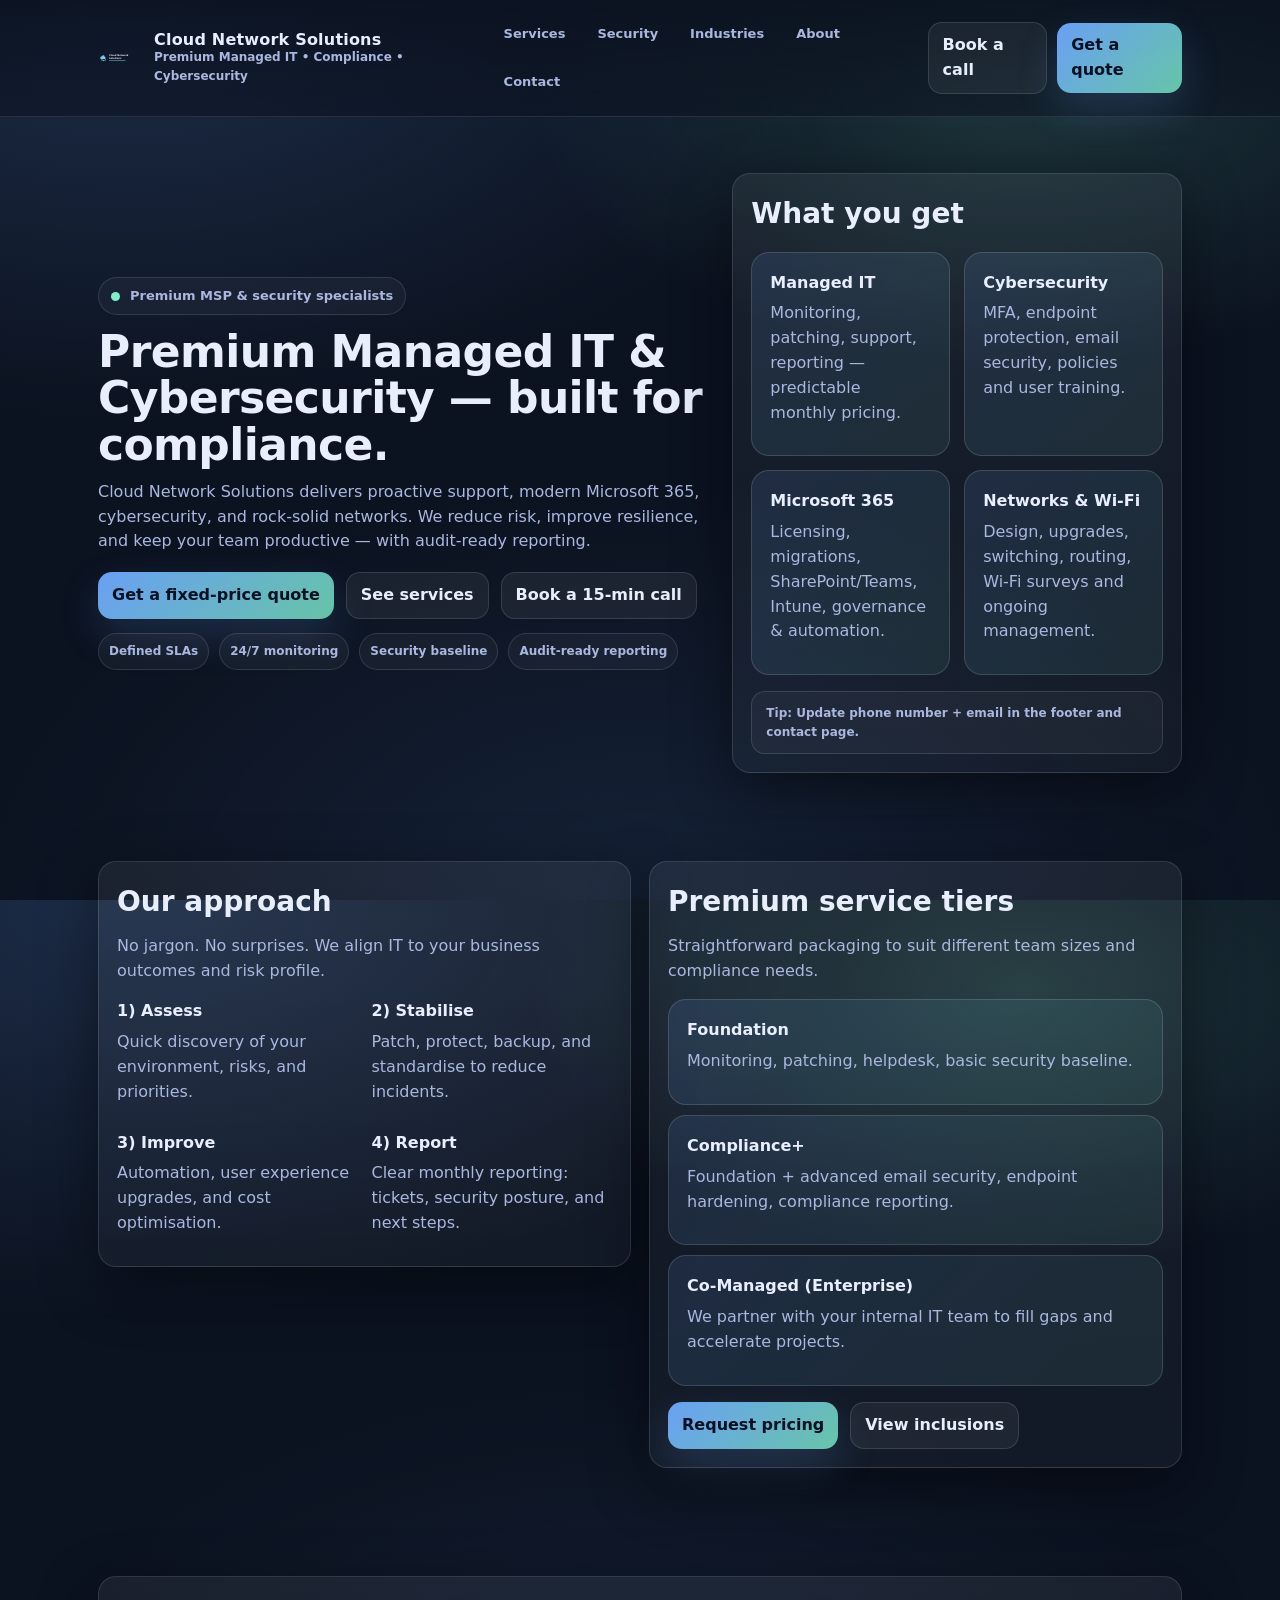
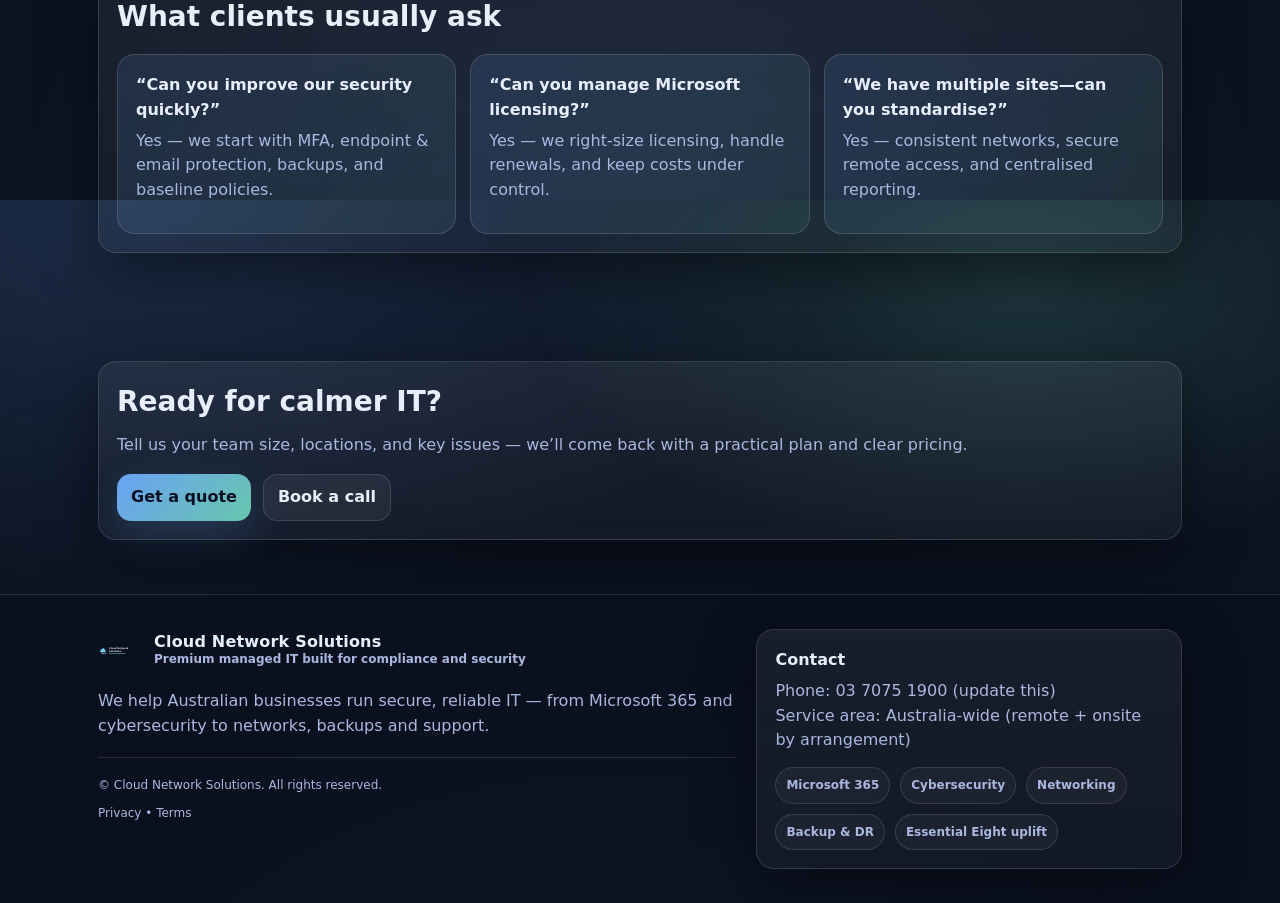
<file: index.html>
<!doctype html>
<html lang="en">
<head>
  <meta charset="utf-8" />
  <meta name="viewport" content="width=device-width,initial-scale=1" />
  <title>Cloud Network Solutions | Managed IT, Security & Microsoft 365</title>
  <meta name="description" content="Managed IT services, cybersecurity, Microsoft 365, cloud, networking and backup solutions for Australian businesses." />
  <link rel="canonical" href="https://cloudnetworksolutions.com.au/" />
  <link rel="icon" href="assets/img/favicon.svg" type="image/svg+xml" />
  <link rel="stylesheet" href="assets/css/styles.css" />
  <meta property="og:title" content="Cloud Network Solutions | Managed IT, Security & Microsoft 365" />
  <meta property="og:description" content="Managed IT services, cybersecurity, Microsoft 365, cloud, networking and backup solutions for Australian businesses." />
  <meta property="og:type" content="website" />
  <meta property="og:url" content="https://cloudnetworksolutions.com.au/" />
  <meta property="og:image" content="https://cloudnetworksolutions.com.au/assets/img/og-cover.svg" />
  <meta name="twitter:card" content="summary_large_image" />
  <script type="application/ld+json">
  {
  "@context": "https://schema.org",
  "@type": "Organization",
  "name": "Cloud Network Solutions",
  "url": "https://cloudnetworksolutions.com.au/",
  "logo": "https://cloudnetworksolutions.com.au/assets/img/logo.svg",
  "sameAs": [],
  "contactPoint": [
    {
      "@type": "ContactPoint",
      "contactType": "sales",
      "email": "sales@cloudnetworksolutions.com.au",
      "areaServed": "AU",
      "availableLanguage": [
        "en"
      ]
    }
  ]
}
  </script>
  <!-- Basic CSP for static site (stronger CSP should be set via HTTP headers; see /_headers) -->
  <meta http-equiv="Content-Security-Policy" content="default-src 'self'; img-src 'self' data:; style-src 'self' 'unsafe-inline'; script-src 'self'; base-uri 'self'; form-action 'self' https://formspree.io https://formspree.io/f/*; frame-ancestors 'none'; upgrade-insecure-requests" />
</head>
<body>

<div class="site-header">
  <div class="wrap">
    <div class="header-inner">
      <a class="brand" href="index.html" aria-label="Cloud Network Solutions home">
        <img src="assets/img/logo.svg" alt="Cloud Network Solutions logo" />
        <div>
          <div class="name">Cloud Network Solutions</div>
          <div class="tag">Premium Managed IT • Compliance • Cybersecurity</div>
        </div>
      </a>

      <a class="btn menu-btn" href="javascript:void(0)" data-menu-btn aria-label="Open menu">Menu</a>

      <nav class="nav" data-nav aria-label="Primary">
        <a href="services.html">Services</a>
        <a href="security.html">Security</a>
        <a href="industries.html">Industries</a>
        <a href="about.html">About</a>
        <a href="contact.html">Contact</a>
      </nav>

      <div class="header-cta">
        <a class="btn" href="contact.html">Book a call</a>
        <a class="btn primary" href="contact.html#quote">Get a quote</a>
      </div>
    </div>
  </div>
</div>

<main>
  <section class="hero">
    <div class="wrap">
      <div class="hero-grid">
        <div>
          <div class="kicker"><span class="dot"></span> Premium MSP & security specialists</div>
          <h1>Premium Managed IT & Cybersecurity — built for compliance.</h1>
          <p class="lede">
            Cloud Network Solutions delivers proactive support, modern Microsoft 365, cybersecurity, and rock-solid networks.
            We reduce risk, improve resilience, and keep your team productive — with audit-ready reporting.
          </p>
          <div class="hero-actions">
            <a class="btn primary" href="contact.html#quote">Get a fixed-price quote</a>
            <a class="btn" href="services.html">See services</a>
            <a class="btn" href="contact.html">Book a 15-min call</a>
          </div>
          <div class="badges">
            <span class="badge">Defined SLAs</span>
            <span class="badge">24/7 monitoring</span>
            <span class="badge">Security baseline</span>
            <span class="badge">Audit-ready reporting</span>
          </div>
        </div>

        <div class="card panel">
          <h2>What you get</h2>
          <div class="grid-2 mt-16">
            <div class="callout">
              <h3>Managed IT</h3>
              <p class="muted">Monitoring, patching, support, reporting — predictable monthly pricing.</p>
            </div>
            <div class="callout">
              <h3>Cybersecurity</h3>
              <p class="muted">MFA, endpoint protection, email security, policies and user training.</p>
            </div>
            <div class="callout">
              <h3>Microsoft 365</h3>
              <p class="muted">Licensing, migrations, SharePoint/Teams, Intune, governance & automation.</p>
            </div>
            <div class="callout">
              <h3>Networks & Wi‑Fi</h3>
              <p class="muted">Design, upgrades, switching, routing, Wi‑Fi surveys and ongoing management.</p>
            </div>
          </div>
          <div class="notice mt-16">Tip: Update phone number + email in the footer and contact page.</div>
        </div>
      </div>
    </div>
  </section>

  <section class="section">
    <div class="wrap">
      <div class="split">
        <div class="card panel">
          <h2>Our approach</h2>
          <p class="muted">No jargon. No surprises. We align IT to your business outcomes and risk profile.</p>
          <div class="grid-2 mt-16">
            <div>
              <h3>1) Assess</h3>
              <p class="muted">Quick discovery of your environment, risks, and priorities.</p>
            </div>
            <div>
              <h3>2) Stabilise</h3>
              <p class="muted">Patch, protect, backup, and standardise to reduce incidents.</p>
            </div>
            <div>
              <h3>3) Improve</h3>
              <p class="muted">Automation, user experience upgrades, and cost optimisation.</p>
            </div>
            <div>
              <h3>4) Report</h3>
              <p class="muted">Clear monthly reporting: tickets, security posture, and next steps.</p>
            </div>
          </div>
        </div>

        <div class="card panel">
          <h2>Premium service tiers</h2>
          <p class="muted">Straightforward packaging to suit different team sizes and compliance needs.</p>
          <div class="mt-16">
            <div class="callout">
              <h3>Foundation</h3>
              <p class="muted">Monitoring, patching, helpdesk, basic security baseline.</p>
            </div>
            <div class="callout mt-10">
              <h3>Compliance+</h3>
              <p class="muted">Foundation + advanced email security, endpoint hardening, compliance reporting.</p>
            </div>
            <div class="callout mt-10">
              <h3>Co‑Managed (Enterprise)</h3>
              <p class="muted">We partner with your internal IT team to fill gaps and accelerate projects.</p>
            </div>
          </div>
          <div class="hero-actions mt-16">
            <a class="btn primary" href="contact.html#quote">Request pricing</a>
            <a class="btn" href="services.html#managed">View inclusions</a>
          </div>
        </div>
      </div>
    </div>
  </section>

  <section class="section">
    <div class="wrap">
      <div class="card panel">
        <h2>What clients usually ask</h2>
        <div class="grid-3 mt-16">
          <div class="callout">
            <h3>“Can you improve our security quickly?”</h3>
            <p class="muted">Yes — we start with MFA, endpoint & email protection, backups, and baseline policies.</p>
          </div>
          <div class="callout">
            <h3>“Can you manage Microsoft licensing?”</h3>
            <p class="muted">Yes — we right-size licensing, handle renewals, and keep costs under control.</p>
          </div>
          <div class="callout">
            <h3>“We have multiple sites—can you standardise?”</h3>
            <p class="muted">Yes — consistent networks, secure remote access, and centralised reporting.</p>
          </div>
        </div>
      </div>
    </div>
  </section>

  <section class="section" id="cta">
    <div class="wrap">
      <div class="card panel">
        <h2>Ready for calmer IT?</h2>
        <p class="muted">Tell us your team size, locations, and key issues — we’ll come back with a practical plan and clear pricing.</p>
        <div class="hero-actions mt-16">
          <a class="btn primary" href="contact.html#quote">Get a quote</a>
          <a class="btn" href="contact.html">Book a call</a>
        </div>
      </div>
    </div>
  </section>
</main>

<footer class="site-footer">
  <div class="wrap">
    <div class="footer-grid">
      <div>
        <div class="brand">
          <img src="assets/img/logo.svg" alt="Cloud Network Solutions logo" />
          <div>
            <div class="name">Cloud Network Solutions</div>
            <div class="tag">Premium managed IT built for compliance and security</div>
          </div>
        </div>
        <p class="muted mt-16">We help Australian businesses run secure, reliable IT — from Microsoft 365 and cybersecurity to networks, backups and support.</p>
        <hr class="sep" />
        <div class="small">© <span id="y"></span> Cloud Network Solutions. All rights reserved.</div>
        <div class="small mt-10"><a href="privacy.html" class="muted">Privacy</a> • <a href="terms.html" class="muted">Terms</a></div>
      </div>

      <div class="card panel">
        <h3>Contact</h3>
        <p class="muted">
        Phone: <a href="tel:+61370751900">03 7075 1900</a> (update this)<br/>
        Service area: Australia-wide (remote + onsite by arrangement)</p>
        <div class="badges">
          <span class="badge">Microsoft 365</span>
          <span class="badge">Cybersecurity</span>
          <span class="badge">Networking</span>
          <span class="badge">Backup & DR</span>
          <span class="badge">Essential Eight uplift</span>
        </div>
      </div>
    </div>
  </div>
  <script>
    document.getElementById('y').textContent = new Date().getFullYear();
  </script>
  <script src="assets/js/scripts.js"></script>
</footer>
</body>
</html>
</file>
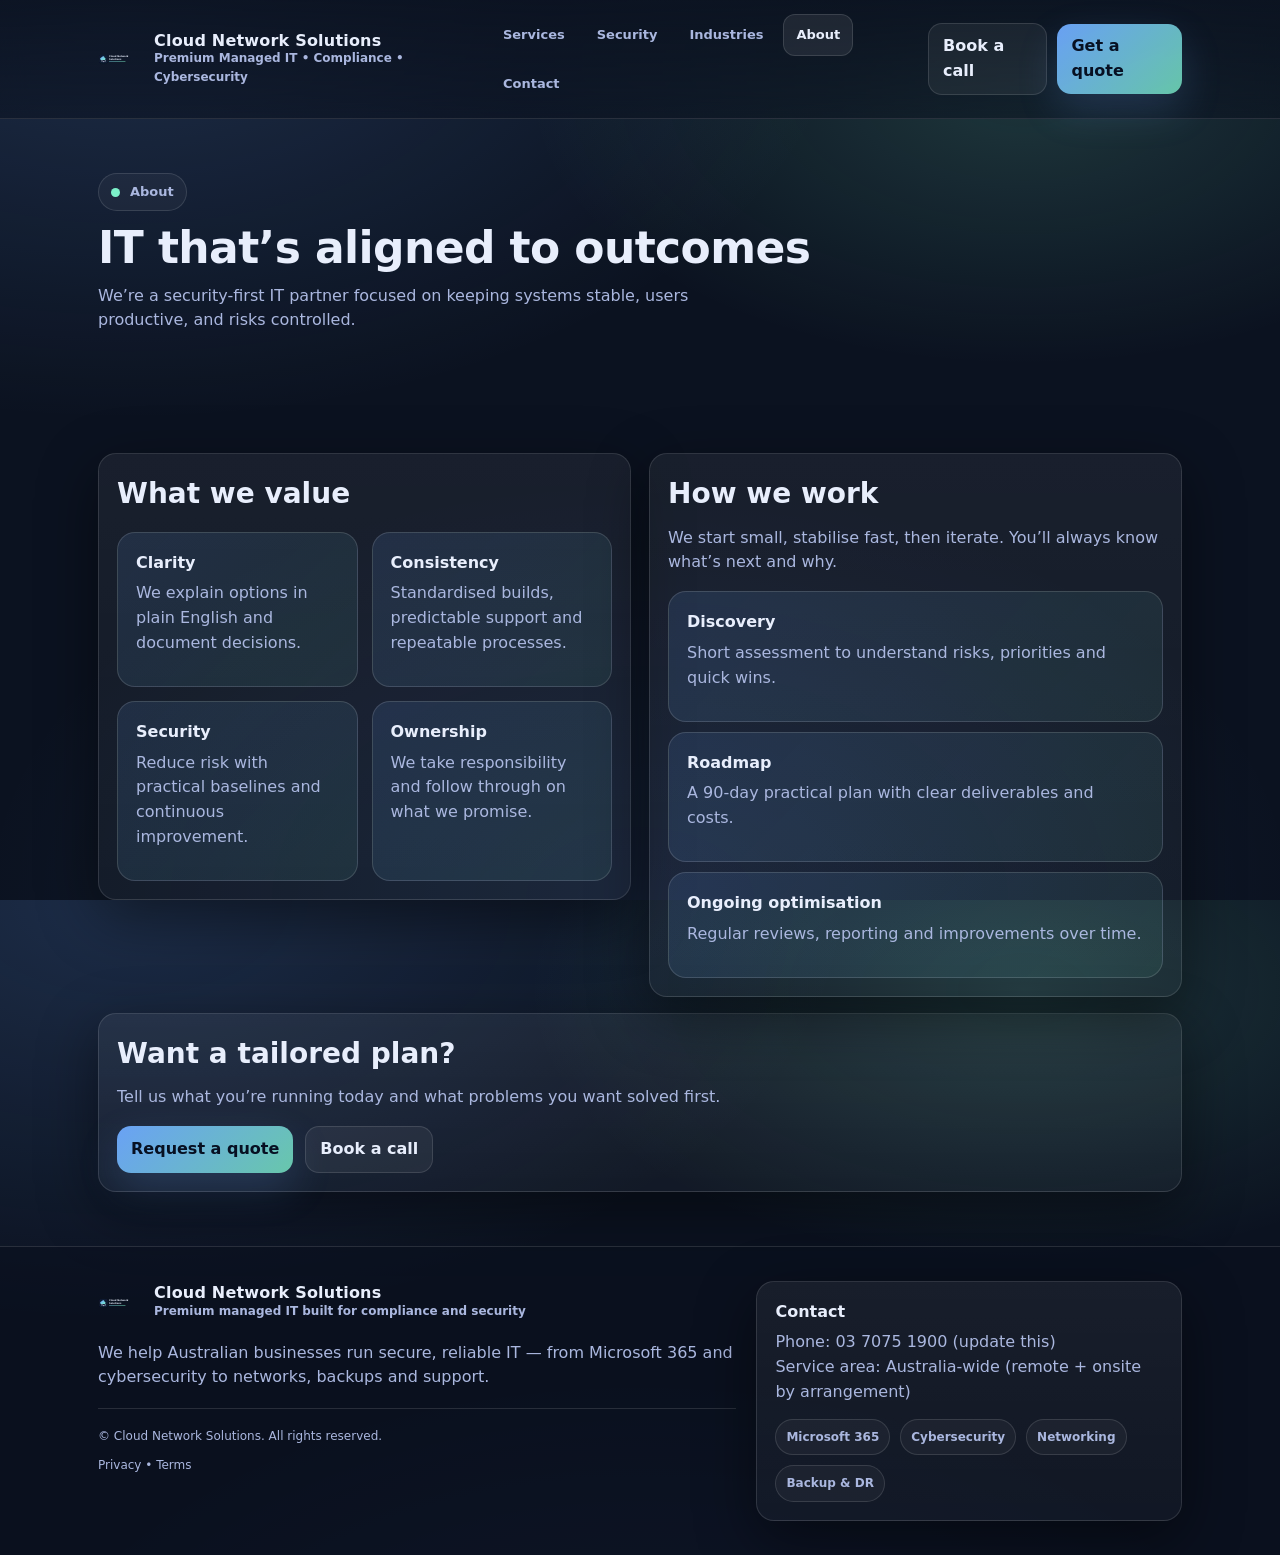
<file: about.html>
<!doctype html>
<html lang="en">
<head>
  <meta charset="utf-8" />
  <meta name="viewport" content="width=device-width,initial-scale=1" />
  <title>About | Cloud Network Solutions</title>
  <meta name="description" content="A practical, security-first IT partner for Australian businesses." />
  <link rel="canonical" href="https://cloudnetworksolutions.com.au/about.html" />
  <link rel="icon" href="assets/img/favicon.svg" type="image/svg+xml" />
  <link rel="stylesheet" href="assets/css/styles.css" />
  <meta property="og:title" content="About | Cloud Network Solutions" />
  <meta property="og:description" content="A practical, security-first IT partner for Australian businesses." />
  <meta property="og:type" content="website" />
  <meta property="og:url" content="https://cloudnetworksolutions.com.au/about.html" />
  <meta property="og:image" content="https://cloudnetworksolutions.com.au/assets/img/og-cover.svg" />
  <meta name="twitter:card" content="summary_large_image" />
  <script type="application/ld+json">
  {
  "@context": "https://schema.org",
  "@type": "Organization",
  "name": "Cloud Network Solutions",
  "url": "https://cloudnetworksolutions.com.au/",
  "logo": "https://cloudnetworksolutions.com.au/assets/img/logo.svg",
  "sameAs": [],
  "contactPoint": [
    {
      "@type": "ContactPoint",
      "contactType": "sales",
      "email": "sales@cloudnetworksolutions.com.au",
      "areaServed": "AU",
      "availableLanguage": [
        "en"
      ]
    }
  ]
}
  </script>
  <!-- Basic CSP for static site (stronger CSP should be set via HTTP headers; see /_headers) -->
  <meta http-equiv="Content-Security-Policy" content="default-src 'self'; img-src 'self' data:; style-src 'self' 'unsafe-inline'; script-src 'self'; base-uri 'self'; form-action 'self' https://formspree.io https://formspree.io/f/*; frame-ancestors 'none'; upgrade-insecure-requests" />
</head>
<body>

<div class="site-header">
  <div class="wrap">
    <div class="header-inner">
      <a class="brand" href="index.html" aria-label="Cloud Network Solutions home">
        <img src="assets/img/logo.svg" alt="Cloud Network Solutions logo" />
        <div>
          <div class="name">Cloud Network Solutions</div>
          <div class="tag">Premium Managed IT • Compliance • Cybersecurity</div>
        </div>
      </a>

      <a class="btn menu-btn" href="javascript:void(0)" data-menu-btn aria-label="Open menu">Menu</a>

      <nav class="nav" data-nav aria-label="Primary">
        <a href="services.html">Services</a>
        <a href="security.html">Security</a>
        <a href="industries.html">Industries</a>
        <a href="about.html">About</a>
        <a href="contact.html">Contact</a>
      </nav>

      <div class="header-cta">
        <a class="btn" href="contact.html">Book a call</a>
        <a class="btn primary" href="contact.html#quote">Get a quote</a>
      </div>
    </div>
  </div>
</div>

<main>
  <section class="section">
    <div class="wrap">
      <div class="kicker"><span class="dot"></span> About</div>
      <h1>IT that’s aligned to outcomes</h1>
      <p class="lede">We’re a security-first IT partner focused on keeping systems stable, users productive, and risks controlled.</p>
    </div>
  </section>

  <section class="section">
    <div class="wrap">
      <div class="split">
        <div class="card panel">
          <h2>What we value</h2>
          <div class="grid-2 mt-16">
            <div class="callout">
              <h3>Clarity</h3>
              <p class="muted">We explain options in plain English and document decisions.</p>
            </div>
            <div class="callout">
              <h3>Consistency</h3>
              <p class="muted">Standardised builds, predictable support and repeatable processes.</p>
            </div>
            <div class="callout">
              <h3>Security</h3>
              <p class="muted">Reduce risk with practical baselines and continuous improvement.</p>
            </div>
            <div class="callout">
              <h3>Ownership</h3>
              <p class="muted">We take responsibility and follow through on what we promise.</p>
            </div>
          </div>
        </div>

        <div class="card panel">
          <h2>How we work</h2>
          <p class="muted">We start small, stabilise fast, then iterate. You’ll always know what’s next and why.</p>
          <div class="mt-16">
            <div class="callout">
              <h3>Discovery</h3>
              <p class="muted">Short assessment to understand risks, priorities and quick wins.</p>
            </div>
            <div class="callout mt-10">
              <h3>Roadmap</h3>
              <p class="muted">A 90-day practical plan with clear deliverables and costs.</p>
            </div>
            <div class="callout mt-10">
              <h3>Ongoing optimisation</h3>
              <p class="muted">Regular reviews, reporting and improvements over time.</p>
            </div>
          </div>
        </div>
      </div>

      <div class="card panel mt-16">
        <h2>Want a tailored plan?</h2>
        <p class="muted">Tell us what you’re running today and what problems you want solved first.</p>
        <div class="hero-actions mt-16">
          <a class="btn primary" href="contact.html#quote">Request a quote</a>
          <a class="btn" href="contact.html">Book a call</a>
        </div>
      </div>
    </div>
  </section>
</main>

<footer class="site-footer">
  <div class="wrap">
    <div class="footer-grid">
      <div>
        <div class="brand">
          <img src="assets/img/logo.svg" alt="Cloud Network Solutions logo" />
          <div>
            <div class="name">Cloud Network Solutions</div>
            <div class="tag">Premium managed IT built for compliance and security</div>
          </div>
        </div>
        <p class="muted mt-16">We help Australian businesses run secure, reliable IT — from Microsoft 365 and cybersecurity to networks, backups and support.</p>
        <hr class="sep" />
        <div class="small">© <span id="y"></span> Cloud Network Solutions. All rights reserved.</div>
        <div class="small mt-10"><a href="privacy.html" class="muted">Privacy</a> • <a href="terms.html" class="muted">Terms</a></div>
      </div>

      <div class="card panel">
        <h3>Contact</h3>
        <p class="muted">
        Phone: <a href="tel:+61370751900">03 7075 1900</a> (update this)<br/>
        Service area: Australia-wide (remote + onsite by arrangement)</p>
        <div class="badges">
          <span class="badge">Microsoft 365</span>
          <span class="badge">Cybersecurity</span>
          <span class="badge">Networking</span>
          <span class="badge">Backup & DR</span>
        </div>
      </div>
    </div>
  </div>
  <script>
    document.getElementById('y').textContent = new Date().getFullYear();
  </script>
  <script src="assets/js/scripts.js"></script>
</footer>
</body>
</html>
</file>
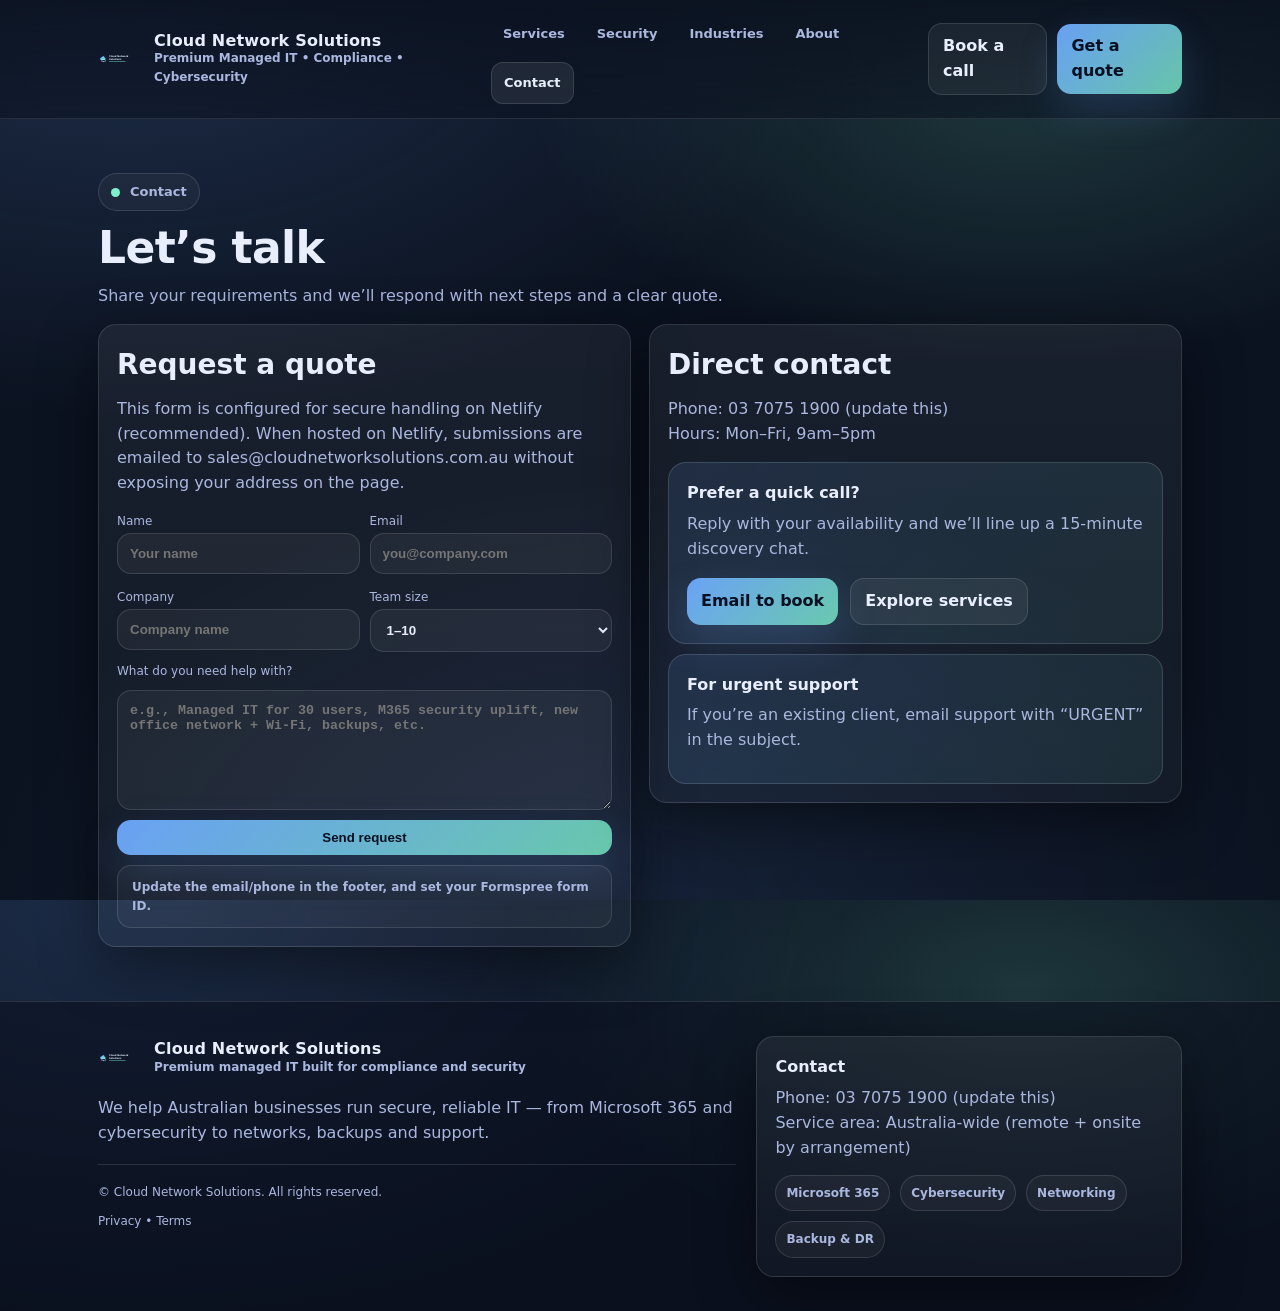
<file: contact.html>
<!doctype html>
<html lang="en">
<head>
  <meta charset="utf-8" />
  <meta name="viewport" content="width=device-width,initial-scale=1" />
  <title>Contact | Cloud Network Solutions</title>
  <meta name="description" content="Contact Cloud Network Solutions for managed IT, cybersecurity and Microsoft 365 services." />
  <link rel="canonical" href="https://cloudnetworksolutions.com.au/contact.html" />
  <link rel="icon" href="assets/img/favicon.svg" type="image/svg+xml" />
  <link rel="stylesheet" href="assets/css/styles.css" />
  <meta property="og:title" content="Contact | Cloud Network Solutions" />
  <meta property="og:description" content="Contact Cloud Network Solutions for managed IT, cybersecurity and Microsoft 365 services." />
  <meta property="og:type" content="website" />
  <meta property="og:url" content="https://cloudnetworksolutions.com.au/contact.html" />
  <meta property="og:image" content="https://cloudnetworksolutions.com.au/assets/img/og-cover.svg" />
  <meta name="twitter:card" content="summary_large_image" />
  <script type="application/ld+json">
  {
  "@context": "https://schema.org",
  "@type": "Organization",
  "name": "Cloud Network Solutions",
  "url": "https://cloudnetworksolutions.com.au/",
  "logo": "https://cloudnetworksolutions.com.au/assets/img/logo.svg",
  "sameAs": [],
  "contactPoint": [
    {
      "@type": "ContactPoint",
      "contactType": "sales",
      "email": "sales@cloudnetworksolutions.com.au",
      "areaServed": "AU",
      "availableLanguage": [
        "en"
      ]
    }
  ]
}
  </script>
  <!-- Basic CSP for static site (stronger CSP should be set via HTTP headers; see /_headers) -->
  <meta http-equiv="Content-Security-Policy" content="default-src 'self'; img-src 'self' data:; style-src 'self' 'unsafe-inline'; script-src 'self'; base-uri 'self'; form-action 'self' https://formspree.io https://formspree.io/f/*; frame-ancestors 'none'; upgrade-insecure-requests" />
</head>
<body>

<div class="site-header">
  <div class="wrap">
    <div class="header-inner">
      <a class="brand" href="index.html" aria-label="Cloud Network Solutions home">
        <img src="assets/img/logo.svg" alt="Cloud Network Solutions logo" />
        <div>
          <div class="name">Cloud Network Solutions</div>
          <div class="tag">Premium Managed IT • Compliance • Cybersecurity</div>
        </div>
      </a>

      <a class="btn menu-btn" href="javascript:void(0)" data-menu-btn aria-label="Open menu">Menu</a>

      <nav class="nav" data-nav aria-label="Primary">
        <a href="services.html">Services</a>
        <a href="security.html">Security</a>
        <a href="industries.html">Industries</a>
        <a href="about.html">About</a>
        <a href="contact.html">Contact</a>
      </nav>

      <div class="header-cta">
        <a class="btn" href="contact.html">Book a call</a>
        <a class="btn primary" href="contact.html#quote">Get a quote</a>
      </div>
    </div>
  </div>
</div>

<main>
  <section class="section">
    <div class="wrap">
      <div class="kicker"><span class="dot"></span> Contact</div>
      <h1>Let’s talk</h1>
      <p class="lede">Share your requirements and we’ll respond with next steps and a clear quote.</p>

      <div class="split mt-16">
        <div class="card panel" id="quote">
          <h2>Request a quote</h2>
          <p class="muted">This form is configured for secure handling on Netlify (recommended). When hosted on Netlify, submissions are emailed to sales@cloudnetworksolutions.com.au without exposing your address on the page.</p>

          <form name="quote" method="POST" data-netlify="true" netlify-honeypot="bot-field" action="/thank-you.html">
            <input type="hidden" name="form-name" value="quote" />
            <p style="display:none">
              <label>Don’t fill this out: <input name="bot-field" /></label>
            </p>
            <div class="form-row">
              <div>
                <label class="small" for="name">Name</label>
                <input id="name" name="name" required placeholder="Your name" />
              </div>
              <div>
                <label class="small" for="email">Email</label>
                <input id="email" name="email" type="email" required placeholder="you@company.com" />
              </div>
            </div>

            <div class="form-row">
              <div>
                <label class="small" for="company">Company</label>
                <input id="company" name="company" placeholder="Company name" />
              </div>
              <div>
                <label class="small" for="size">Team size</label>
                <select id="size" name="team_size">
                  <option>1–10</option>
                  <option>11–25</option>
                  <option>26–50</option>
                  <option>51–100</option>
                  <option>100+</option>
                </select>
              </div>
            </div>

            <label class="small" for="message">What do you need help with?</label>
            <textarea id="message" name="message" required placeholder="e.g., Managed IT for 30 users, M365 security uplift, new office network + Wi-Fi, backups, etc."></textarea>

            <button class="btn primary" type="submit">Send request</button>
            <div class="notice">Update the email/phone in the footer, and set your Formspree form ID.</div>
          </form>
        </div>

        <div class="card panel">
          <h2>Direct contact</h2>
          <p class="muted">
            
            Phone: <a href="tel:+61370751900">03 7075 1900</a> (update this)<br/>
            Hours: Mon–Fri, 9am–5pm
          </p>

          <div class="callout mt-16">
            <h3>Prefer a quick call?</h3>
            <p class="muted">Reply with your availability and we’ll line up a 15-minute discovery chat.</p>
            <div class="hero-actions mt-16">
              <a class="btn primary" href="mailto:sales@cloudnetworksolutions.com.au?subject=Discovery%20call%20request">Email to book</a>
              <a class="btn" href="services.html">Explore services</a>
            </div>
          </div>

          <div class="callout mt-10">
            <h3>For urgent support</h3>
            <p class="muted">If you’re an existing client, email support with “URGENT” in the subject.</p>
          </div>
        </div>
      </div>

    </div>
  </section>
</main>

<footer class="site-footer">
  <div class="wrap">
    <div class="footer-grid">
      <div>
        <div class="brand">
          <img src="assets/img/logo.svg" alt="Cloud Network Solutions logo" />
          <div>
            <div class="name">Cloud Network Solutions</div>
            <div class="tag">Premium managed IT built for compliance and security</div>
          </div>
        </div>
        <p class="muted mt-16">We help Australian businesses run secure, reliable IT — from Microsoft 365 and cybersecurity to networks, backups and support.</p>
        <hr class="sep" />
        <div class="small">© <span id="y"></span> Cloud Network Solutions. All rights reserved.</div>
        <div class="small mt-10"><a href="privacy.html" class="muted">Privacy</a> • <a href="terms.html" class="muted">Terms</a></div>
      </div>

      <div class="card panel">
        <h3>Contact</h3>
        <p class="muted">
        Phone: <a href="tel:+61370751900">03 7075 1900</a> (update this)<br/>
        Service area: Australia-wide (remote + onsite by arrangement)</p>
        <div class="badges">
          <span class="badge">Microsoft 365</span>
          <span class="badge">Cybersecurity</span>
          <span class="badge">Networking</span>
          <span class="badge">Backup & DR</span>
        </div>
      </div>
    </div>
  </div>
  <script>
    document.getElementById('y').textContent = new Date().getFullYear();
  </script>
  <script src="assets/js/scripts.js"></script>
</footer>
</body>
</html>
</file>
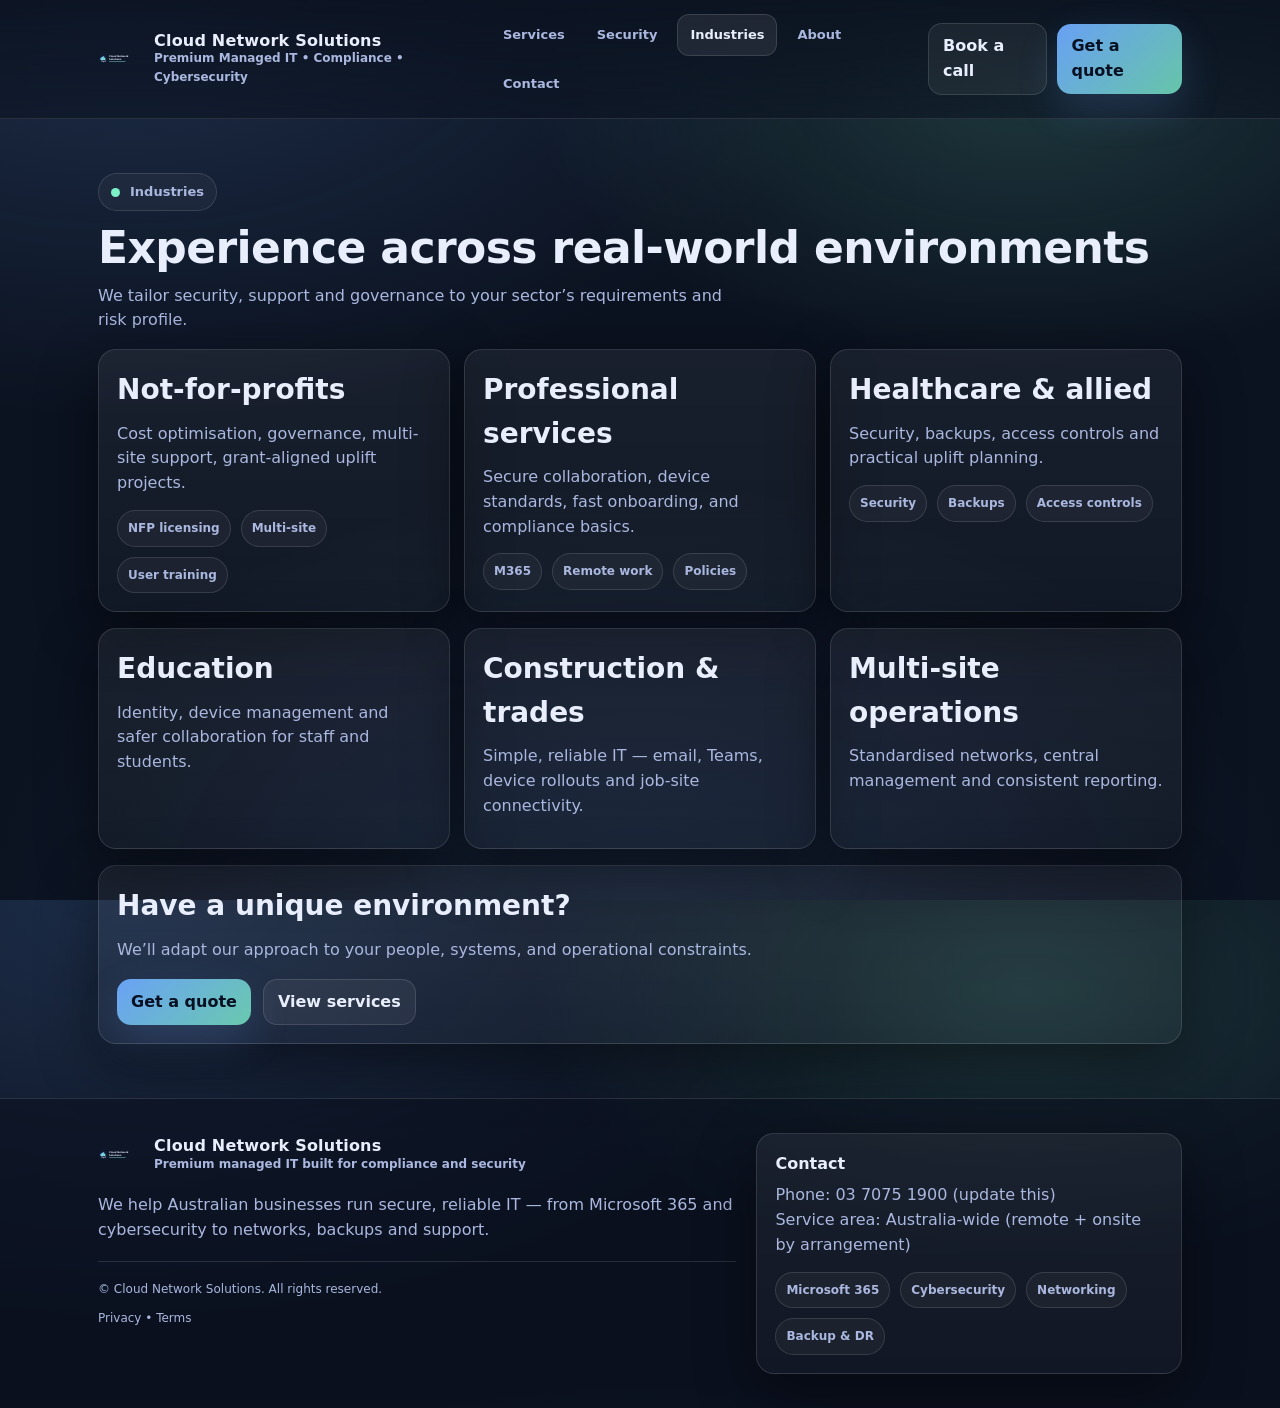
<file: industries.html>
<!doctype html>
<html lang="en">
<head>
  <meta charset="utf-8" />
  <meta name="viewport" content="width=device-width,initial-scale=1" />
  <title>Industries | Cloud Network Solutions</title>
  <meta name="description" content="IT services tailored for NFPs, professional services, healthcare, education and multi-site organisations." />
  <link rel="canonical" href="https://cloudnetworksolutions.com.au/industries.html" />
  <link rel="icon" href="assets/img/favicon.svg" type="image/svg+xml" />
  <link rel="stylesheet" href="assets/css/styles.css" />
  <meta property="og:title" content="Industries | Cloud Network Solutions" />
  <meta property="og:description" content="IT services tailored for NFPs, professional services, healthcare, education and multi-site organisations." />
  <meta property="og:type" content="website" />
  <meta property="og:url" content="https://cloudnetworksolutions.com.au/industries.html" />
  <meta property="og:image" content="https://cloudnetworksolutions.com.au/assets/img/og-cover.svg" />
  <meta name="twitter:card" content="summary_large_image" />
  <script type="application/ld+json">
  {
  "@context": "https://schema.org",
  "@type": "Organization",
  "name": "Cloud Network Solutions",
  "url": "https://cloudnetworksolutions.com.au/",
  "logo": "https://cloudnetworksolutions.com.au/assets/img/logo.svg",
  "sameAs": [],
  "contactPoint": [
    {
      "@type": "ContactPoint",
      "contactType": "sales",
      "email": "sales@cloudnetworksolutions.com.au",
      "areaServed": "AU",
      "availableLanguage": [
        "en"
      ]
    }
  ]
}
  </script>
  <!-- Basic CSP for static site (stronger CSP should be set via HTTP headers; see /_headers) -->
  <meta http-equiv="Content-Security-Policy" content="default-src 'self'; img-src 'self' data:; style-src 'self' 'unsafe-inline'; script-src 'self'; base-uri 'self'; form-action 'self' https://formspree.io https://formspree.io/f/*; frame-ancestors 'none'; upgrade-insecure-requests" />
</head>
<body>

<div class="site-header">
  <div class="wrap">
    <div class="header-inner">
      <a class="brand" href="index.html" aria-label="Cloud Network Solutions home">
        <img src="assets/img/logo.svg" alt="Cloud Network Solutions logo" />
        <div>
          <div class="name">Cloud Network Solutions</div>
          <div class="tag">Premium Managed IT • Compliance • Cybersecurity</div>
        </div>
      </a>

      <a class="btn menu-btn" href="javascript:void(0)" data-menu-btn aria-label="Open menu">Menu</a>

      <nav class="nav" data-nav aria-label="Primary">
        <a href="services.html">Services</a>
        <a href="security.html">Security</a>
        <a href="industries.html">Industries</a>
        <a href="about.html">About</a>
        <a href="contact.html">Contact</a>
      </nav>

      <div class="header-cta">
        <a class="btn" href="contact.html">Book a call</a>
        <a class="btn primary" href="contact.html#quote">Get a quote</a>
      </div>
    </div>
  </div>
</div>

<main>
  <section class="section">
    <div class="wrap">
      <div class="kicker"><span class="dot"></span> Industries</div>
      <h1>Experience across real-world environments</h1>
      <p class="lede">We tailor security, support and governance to your sector’s requirements and risk profile.</p>

      <div class="grid-3 mt-16">
        <div class="card panel">
          <h2>Not‑for‑profits</h2>
          <p class="muted">Cost optimisation, governance, multi-site support, grant-aligned uplift projects.</p>
          <div class="badges">
            <span class="badge">NFP licensing</span>
            <span class="badge">Multi‑site</span>
            <span class="badge">User training</span>
          </div>
        </div>
        <div class="card panel">
          <h2>Professional services</h2>
          <p class="muted">Secure collaboration, device standards, fast onboarding, and compliance basics.</p>
          <div class="badges">
            <span class="badge">M365</span>
            <span class="badge">Remote work</span>
            <span class="badge">Policies</span>
          </div>
        </div>
        <div class="card panel">
          <h2>Healthcare & allied</h2>
          <p class="muted">Security, backups, access controls and practical uplift planning.</p>
          <div class="badges">
            <span class="badge">Security</span>
            <span class="badge">Backups</span>
            <span class="badge">Access controls</span>
          </div>
        </div>
      </div>

      <div class="grid-3 mt-16">
        <div class="card panel">
          <h2>Education</h2>
          <p class="muted">Identity, device management and safer collaboration for staff and students.</p>
        </div>
        <div class="card panel">
          <h2>Construction & trades</h2>
          <p class="muted">Simple, reliable IT — email, Teams, device rollouts and job-site connectivity.</p>
        </div>
        <div class="card panel">
          <h2>Multi‑site operations</h2>
          <p class="muted">Standardised networks, central management and consistent reporting.</p>
        </div>
      </div>

      <div class="card panel mt-16">
        <h2>Have a unique environment?</h2>
        <p class="muted">We’ll adapt our approach to your people, systems, and operational constraints.</p>
        <div class="hero-actions mt-16">
          <a class="btn primary" href="contact.html#quote">Get a quote</a>
          <a class="btn" href="services.html">View services</a>
        </div>
      </div>
    </div>
  </section>
</main>

<footer class="site-footer">
  <div class="wrap">
    <div class="footer-grid">
      <div>
        <div class="brand">
          <img src="assets/img/logo.svg" alt="Cloud Network Solutions logo" />
          <div>
            <div class="name">Cloud Network Solutions</div>
            <div class="tag">Premium managed IT built for compliance and security</div>
          </div>
        </div>
        <p class="muted mt-16">We help Australian businesses run secure, reliable IT — from Microsoft 365 and cybersecurity to networks, backups and support.</p>
        <hr class="sep" />
        <div class="small">© <span id="y"></span> Cloud Network Solutions. All rights reserved.</div>
        <div class="small mt-10"><a href="privacy.html" class="muted">Privacy</a> • <a href="terms.html" class="muted">Terms</a></div>
      </div>

      <div class="card panel">
        <h3>Contact</h3>
        <p class="muted">
        Phone: <a href="tel:+61370751900">03 7075 1900</a> (update this)<br/>
        Service area: Australia-wide (remote + onsite by arrangement)</p>
        <div class="badges">
          <span class="badge">Microsoft 365</span>
          <span class="badge">Cybersecurity</span>
          <span class="badge">Networking</span>
          <span class="badge">Backup & DR</span>
        </div>
      </div>
    </div>
  </div>
  <script>
    document.getElementById('y').textContent = new Date().getFullYear();
  </script>
  <script src="assets/js/scripts.js"></script>
</footer>
</body>
</html>
</file>
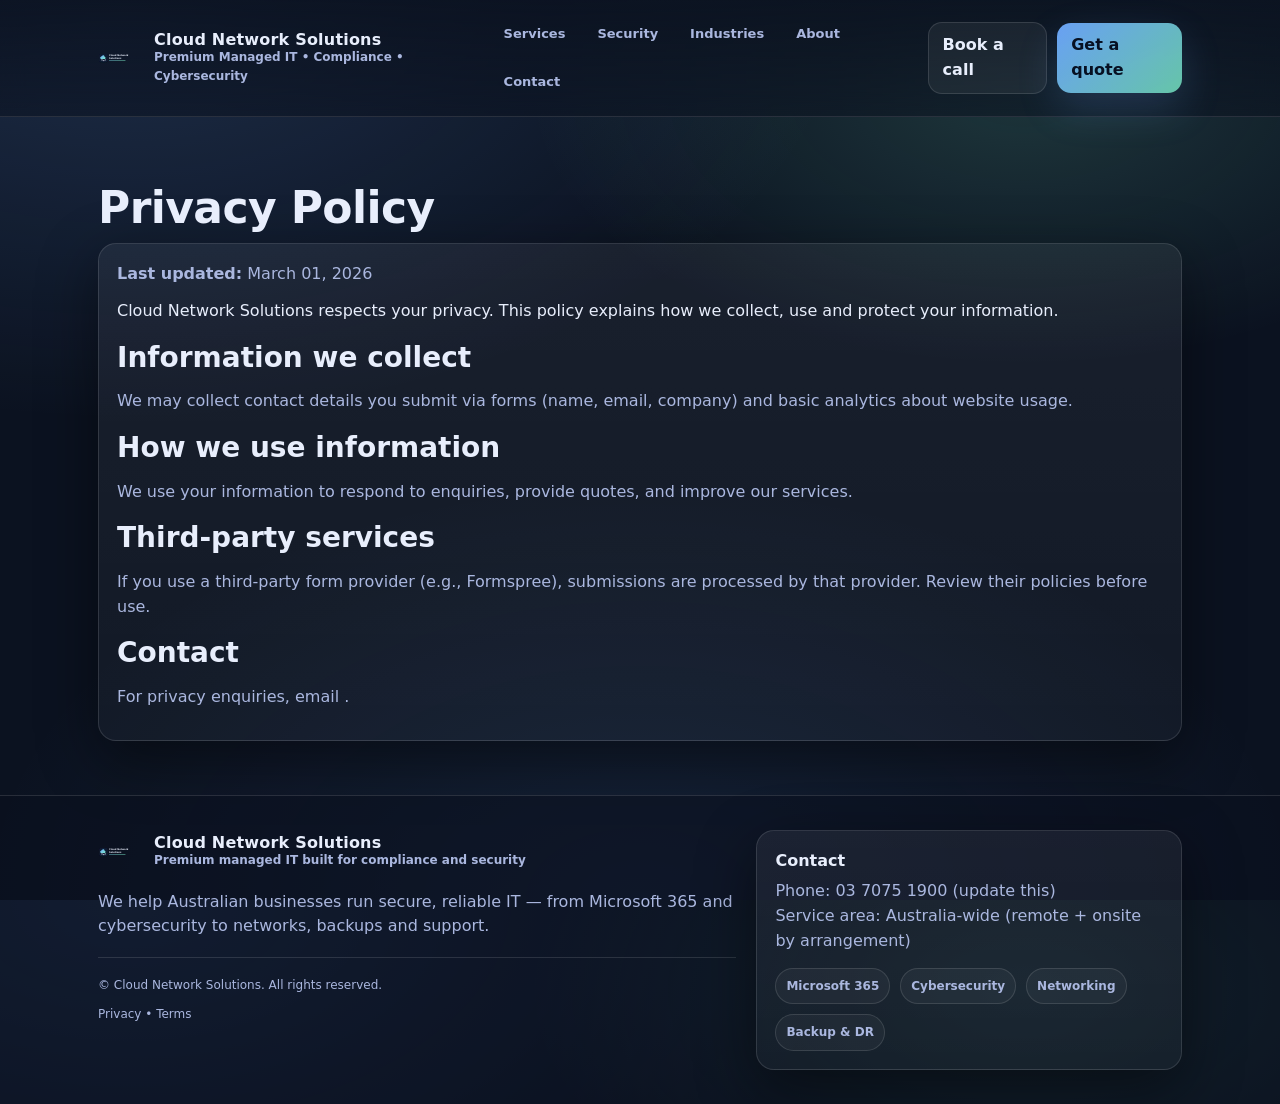
<file: privacy.html>
<!doctype html>
<html lang="en">
<head>
  <meta charset="utf-8" />
  <meta name="viewport" content="width=device-width,initial-scale=1" />
  <title>Privacy Policy | Cloud Network Solutions</title>
  <meta name="description" content="Privacy policy for Cloud Network Solutions website." />
  <link rel="canonical" href="https://cloudnetworksolutions.com.au/privacy.html" />
  <link rel="icon" href="assets/img/favicon.svg" type="image/svg+xml" />
  <link rel="stylesheet" href="assets/css/styles.css" />
  <meta property="og:title" content="Privacy Policy | Cloud Network Solutions" />
  <meta property="og:description" content="Privacy policy for Cloud Network Solutions website." />
  <meta property="og:type" content="website" />
  <meta property="og:url" content="https://cloudnetworksolutions.com.au/privacy.html" />
  <meta property="og:image" content="https://cloudnetworksolutions.com.au/assets/img/og-cover.svg" />
  <meta name="twitter:card" content="summary_large_image" />
  <script type="application/ld+json">
  {
  "@context": "https://schema.org",
  "@type": "Organization",
  "name": "Cloud Network Solutions",
  "url": "https://cloudnetworksolutions.com.au/",
  "logo": "https://cloudnetworksolutions.com.au/assets/img/logo.svg",
  "sameAs": [],
  "contactPoint": [
    {
      "@type": "ContactPoint",
      "contactType": "sales",
      "email": "sales@cloudnetworksolutions.com.au",
      "areaServed": "AU",
      "availableLanguage": [
        "en"
      ]
    }
  ]
}
  </script>
  <!-- Basic CSP for static site (stronger CSP should be set via HTTP headers; see /_headers) -->
  <meta http-equiv="Content-Security-Policy" content="default-src 'self'; img-src 'self' data:; style-src 'self' 'unsafe-inline'; script-src 'self'; base-uri 'self'; form-action 'self' https://formspree.io https://formspree.io/f/*; frame-ancestors 'none'; upgrade-insecure-requests" />
</head>
<body>

<div class="site-header">
  <div class="wrap">
    <div class="header-inner">
      <a class="brand" href="index.html" aria-label="Cloud Network Solutions home">
        <img src="assets/img/logo.svg" alt="Cloud Network Solutions logo" />
        <div>
          <div class="name">Cloud Network Solutions</div>
          <div class="tag">Premium Managed IT • Compliance • Cybersecurity</div>
        </div>
      </a>

      <a class="btn menu-btn" href="javascript:void(0)" data-menu-btn aria-label="Open menu">Menu</a>

      <nav class="nav" data-nav aria-label="Primary">
        <a href="services.html">Services</a>
        <a href="security.html">Security</a>
        <a href="industries.html">Industries</a>
        <a href="about.html">About</a>
        <a href="contact.html">Contact</a>
      </nav>

      <div class="header-cta">
        <a class="btn" href="contact.html">Book a call</a>
        <a class="btn primary" href="contact.html#quote">Get a quote</a>
      </div>
    </div>
  </div>
</div>

<main>
  <section class="section">
    <div class="wrap">
      <h1>Privacy Policy</h1>
      <div class="card panel">
        <p class="muted"><strong>Last updated:</strong> March 01, 2026</p>
        <p>Cloud Network Solutions respects your privacy. This policy explains how we collect, use and protect your information.</p>

        <h2>Information we collect</h2>
        <p class="muted">We may collect contact details you submit via forms (name, email, company) and basic analytics about website usage.</p>

        <h2>How we use information</h2>
        <p class="muted">We use your information to respond to enquiries, provide quotes, and improve our services.</p>

        <h2>Third-party services</h2>
        <p class="muted">If you use a third-party form provider (e.g., Formspree), submissions are processed by that provider. Review their policies before use.</p>

        <h2>Contact</h2>
        <p class="muted">For privacy enquiries, email .</p>
      </div>
    </div>
  </section>
</main>

<footer class="site-footer">
  <div class="wrap">
    <div class="footer-grid">
      <div>
        <div class="brand">
          <img src="assets/img/logo.svg" alt="Cloud Network Solutions logo" />
          <div>
            <div class="name">Cloud Network Solutions</div>
            <div class="tag">Premium managed IT built for compliance and security</div>
          </div>
        </div>
        <p class="muted mt-16">We help Australian businesses run secure, reliable IT — from Microsoft 365 and cybersecurity to networks, backups and support.</p>
        <hr class="sep" />
        <div class="small">© <span id="y"></span> Cloud Network Solutions. All rights reserved.</div>
        <div class="small mt-10"><a href="privacy.html" class="muted">Privacy</a> • <a href="terms.html" class="muted">Terms</a></div>
      </div>

      <div class="card panel">
        <h3>Contact</h3>
        <p class="muted">
        Phone: <a href="tel:+61370751900">03 7075 1900</a> (update this)<br/>
        Service area: Australia-wide (remote + onsite by arrangement)</p>
        <div class="badges">
          <span class="badge">Microsoft 365</span>
          <span class="badge">Cybersecurity</span>
          <span class="badge">Networking</span>
          <span class="badge">Backup & DR</span>
        </div>
      </div>
    </div>
  </div>
  <script>
    document.getElementById('y').textContent = new Date().getFullYear();
  </script>
  <script src="assets/js/scripts.js"></script>
</footer>
</body>
</html>
</file>
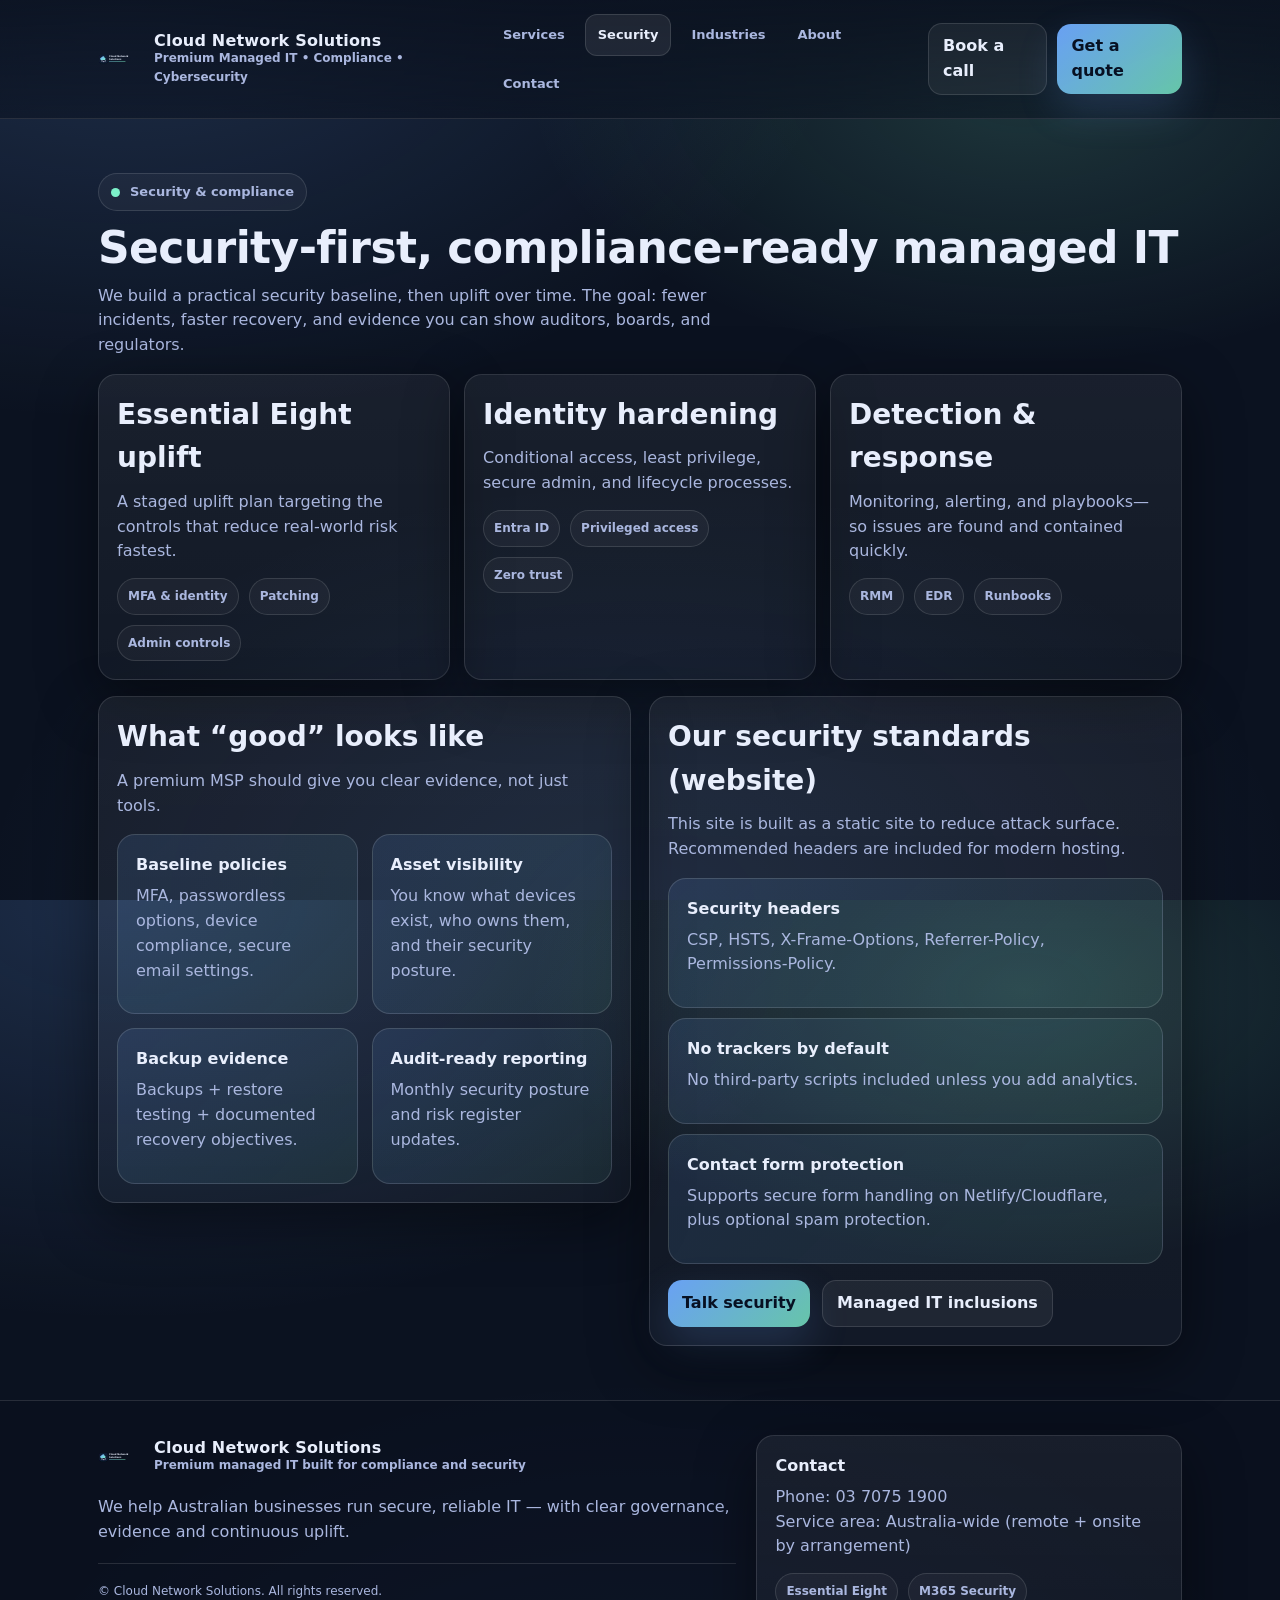
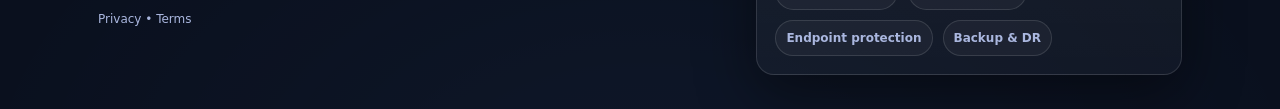
<file: security.html>
<!doctype html>
<html lang="en">
<head>
  <meta charset="utf-8" />
  <meta name="viewport" content="width=device-width,initial-scale=1" />
  <title>Security & Compliance | Cloud Network Solutions</title>
  <meta name="description" content="Security-first managed IT aligned to Australian best practice. Essential Eight uplift, identity hardening, monitoring, and governance." />
  <link rel="canonical" href="https://cloudnetworksolutions.com.au/security.html" />
  <link rel="icon" href="assets/img/favicon.svg" type="image/svg+xml" />
  <link rel="stylesheet" href="assets/css/styles.css" />
  <meta property="og:title" content="Security & Compliance | Cloud Network Solutions" />
  <meta property="og:description" content="Security-first managed IT aligned to Australian best practice. Essential Eight uplift, identity hardening, monitoring, and governance." />
  <meta property="og:type" content="website" />
  <meta property="og:url" content="https://cloudnetworksolutions.com.au/security.html" />
  <meta property="og:image" content="https://cloudnetworksolutions.com.au/assets/img/og-cover.svg" />
  <meta name="twitter:card" content="summary_large_image" />
  <!-- Basic CSP for static site (stronger CSP should be set via HTTP headers; see /_headers) -->
  <meta http-equiv="Content-Security-Policy" content="default-src 'self'; img-src 'self' data:; style-src 'self' 'unsafe-inline'; script-src 'self'; base-uri 'self'; form-action 'self' https://formspree.io https://formspree.io/f/*; frame-ancestors 'none'; upgrade-insecure-requests" />
</head>
<body>
<div class="site-header">
  <div class="wrap">
    <div class="header-inner">
      <a class="brand" href="index.html" aria-label="Cloud Network Solutions home">
        <img src="assets/img/logo.svg" alt="Cloud Network Solutions logo" />
        <div>
          <div class="name">Cloud Network Solutions</div>
          <div class="tag">Premium Managed IT • Compliance • Cybersecurity</div>
        </div>
      </a>

      <a class="btn menu-btn" href="javascript:void(0)" data-menu-btn aria-label="Open menu">Menu</a>

      <nav class="nav" data-nav aria-label="Primary">
        <a href="services.html">Services</a>
        <a href="security.html">Security</a>
        <a href="industries.html">Industries</a>
        <a href="about.html">About</a>
        <a href="contact.html">Contact</a>
      </nav>

      <div class="header-cta">
        <a class="btn" href="contact.html">Book a call</a>
        <a class="btn primary" href="contact.html#quote">Get a quote</a>
      </div>
    </div>
  </div>
</div>

<main>
  <section class="section">
    <div class="wrap">
      <div class="kicker"><span class="dot"></span> Security & compliance</div>
      <h1>Security-first, compliance-ready managed IT</h1>
      <p class="lede">
        We build a practical security baseline, then uplift over time. The goal: fewer incidents, faster recovery,
        and evidence you can show auditors, boards, and regulators.
      </p>

      <div class="grid-3 mt-16">
        <div class="card panel">
          <h2>Essential Eight uplift</h2>
          <p class="muted">A staged uplift plan targeting the controls that reduce real-world risk fastest.</p>
          <div class="badges">
            <span class="badge">MFA & identity</span>
            <span class="badge">Patching</span>
            <span class="badge">Admin controls</span>
          </div>
        </div>
        <div class="card panel">
          <h2>Identity hardening</h2>
          <p class="muted">Conditional access, least privilege, secure admin, and lifecycle processes.</p>
          <div class="badges">
            <span class="badge">Entra ID</span>
            <span class="badge">Privileged access</span>
            <span class="badge">Zero trust</span>
          </div>
        </div>
        <div class="card panel">
          <h2>Detection & response</h2>
          <p class="muted">Monitoring, alerting, and playbooks—so issues are found and contained quickly.</p>
          <div class="badges">
            <span class="badge">RMM</span>
            <span class="badge">EDR</span>
            <span class="badge">Runbooks</span>
          </div>
        </div>
      </div>

      <div class="split mt-16">
        <div class="card panel">
          <h2>What “good” looks like</h2>
          <p class="muted">A premium MSP should give you clear evidence, not just tools.</p>
          <div class="grid-2 mt-16">
            <div class="callout">
              <h3>Baseline policies</h3>
              <p class="muted">MFA, passwordless options, device compliance, secure email settings.</p>
            </div>
            <div class="callout">
              <h3>Asset visibility</h3>
              <p class="muted">You know what devices exist, who owns them, and their security posture.</p>
            </div>
            <div class="callout">
              <h3>Backup evidence</h3>
              <p class="muted">Backups + restore testing + documented recovery objectives.</p>
            </div>
            <div class="callout">
              <h3>Audit-ready reporting</h3>
              <p class="muted">Monthly security posture and risk register updates.</p>
            </div>
          </div>
        </div>

        <div class="card panel">
          <h2>Our security standards (website)</h2>
          <p class="muted">This site is built as a static site to reduce attack surface. Recommended headers are included for modern hosting.</p>
          <div class="mt-16">
            <div class="callout">
              <h3>Security headers</h3>
              <p class="muted">CSP, HSTS, X-Frame-Options, Referrer-Policy, Permissions-Policy.</p>
            </div>
            <div class="callout mt-10">
              <h3>No trackers by default</h3>
              <p class="muted">No third-party scripts included unless you add analytics.</p>
            </div>
            <div class="callout mt-10">
              <h3>Contact form protection</h3>
              <p class="muted">Supports secure form handling on Netlify/Cloudflare, plus optional spam protection.</p>
            </div>
          </div>
          <div class="hero-actions mt-16">
            <a class="btn primary" href="contact.html#quote">Talk security</a>
            <a class="btn" href="services.html#managed">Managed IT inclusions</a>
          </div>
        </div>
      </div>

    </div>
  </section>
</main>

<footer class="site-footer">
  <div class="wrap">
    <div class="footer-grid">
      <div>
        <div class="brand">
          <img src="assets/img/logo.svg" alt="Cloud Network Solutions logo" />
          <div>
            <div class="name">Cloud Network Solutions</div>
            <div class="tag">Premium managed IT built for compliance and security</div>
          </div>
        </div>
        <p class="muted mt-16">We help Australian businesses run secure, reliable IT — with clear governance, evidence and continuous uplift.</p>
        <hr class="sep" />
        <div class="small">© <span id="y"></span> Cloud Network Solutions. All rights reserved.</div>
        <div class="small mt-10"><a href="privacy.html" class="muted">Privacy</a> • <a href="terms.html" class="muted">Terms</a></div>
      </div>

      <div class="card panel">
        <h3>Contact</h3>
        <p class="muted">
        Phone: <a href="tel:+61370751900">03 7075 1900</a><br/>
        Service area: Australia-wide (remote + onsite by arrangement)</p>
        <div class="badges">
          <span class="badge">Essential Eight</span>
          <span class="badge">M365 Security</span>
          <span class="badge">Endpoint protection</span>
          <span class="badge">Backup & DR</span>
        </div>
      </div>
    </div>
  </div>
  <script>
    document.getElementById('y').textContent = new Date().getFullYear();
  </script>
  <script src="assets/js/scripts.js"></script>
</footer>
</body>
</html>
</file>
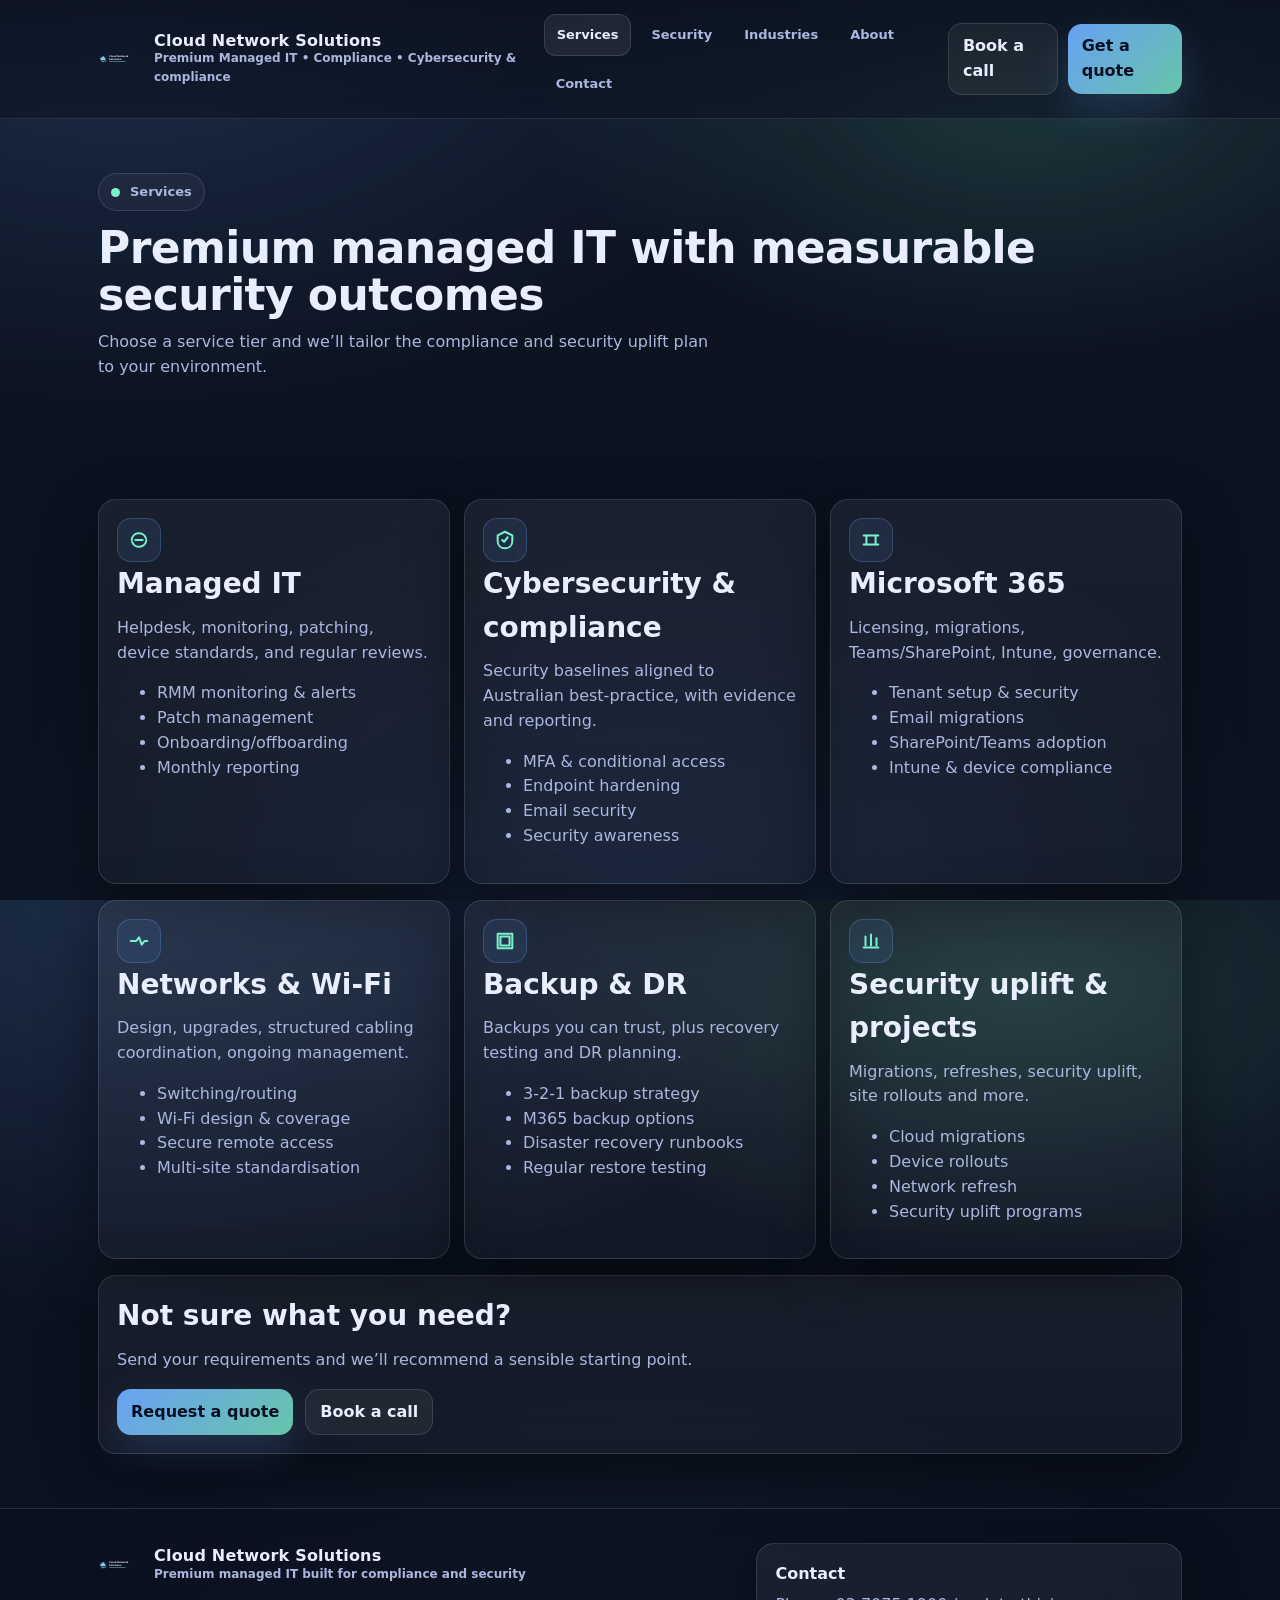
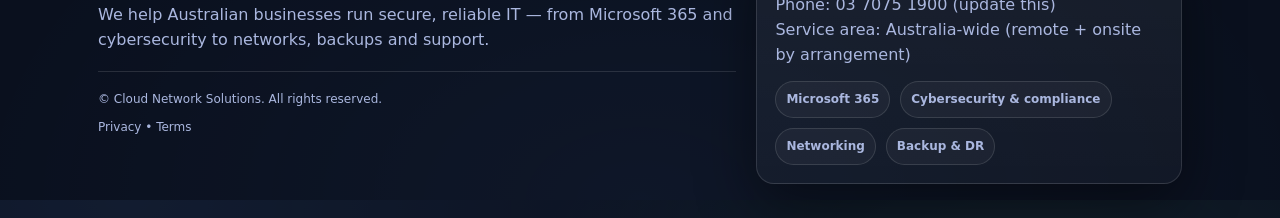
<file: services.html>
<!doctype html>
<html lang="en">
<head>
  <meta charset="utf-8" />
  <meta name="viewport" content="width=device-width,initial-scale=1" />
  <title>Services | Cloud Network Solutions</title>
  <meta name="description" content="Managed IT, cybersecurity, Microsoft 365, networking, backup & disaster recovery services." />
  <link rel="canonical" href="https://cloudnetworksolutions.com.au/services.html" />
  <link rel="icon" href="assets/img/favicon.svg" type="image/svg+xml" />
  <link rel="stylesheet" href="assets/css/styles.css" />
  <meta property="og:title" content="Services | Cloud Network Solutions" />
  <meta property="og:description" content="Managed IT, cybersecurity, Microsoft 365, networking, backup & disaster recovery services." />
  <meta property="og:type" content="website" />
  <meta property="og:url" content="https://cloudnetworksolutions.com.au/services.html" />
  <meta property="og:image" content="https://cloudnetworksolutions.com.au/assets/img/og-cover.svg" />
  <meta name="twitter:card" content="summary_large_image" />
  <script type="application/ld+json">
  {
  "@context": "https://schema.org",
  "@type": "Organization",
  "name": "Cloud Network Solutions",
  "url": "https://cloudnetworksolutions.com.au/",
  "logo": "https://cloudnetworksolutions.com.au/assets/img/logo.svg",
  "sameAs": [],
  "contactPoint": [
    {
      "@type": "ContactPoint",
      "contactType": "sales",
      "email": "sales@cloudnetworksolutions.com.au",
      "areaServed": "AU",
      "availableLanguage": [
        "en"
      ]
    }
  ]
}
  </script>
  <!-- Basic CSP for static site (stronger CSP should be set via HTTP headers; see /_headers) -->
  <meta http-equiv="Content-Security-Policy" content="default-src 'self'; img-src 'self' data:; style-src 'self' 'unsafe-inline'; script-src 'self'; base-uri 'self'; form-action 'self' https://formspree.io https://formspree.io/f/*; frame-ancestors 'none'; upgrade-insecure-requests" />
</head>
<body>

<div class="site-header">
  <div class="wrap">
    <div class="header-inner">
      <a class="brand" href="index.html" aria-label="Cloud Network Solutions home">
        <img src="assets/img/logo.svg" alt="Cloud Network Solutions logo" />
        <div>
          <div class="name">Cloud Network Solutions</div>
          <div class="tag">Premium Managed IT • Compliance • Cybersecurity & compliance</div>
        </div>
      </a>

      <a class="btn menu-btn" href="javascript:void(0)" data-menu-btn aria-label="Open menu">Menu</a>

      <nav class="nav" data-nav aria-label="Primary">
        <a href="services.html">Services</a>
        <a href="security.html">Security</a>
        <a href="industries.html">Industries</a>
        <a href="about.html">About</a>
        <a href="contact.html">Contact</a>
      </nav>

      <div class="header-cta">
        <a class="btn" href="contact.html">Book a call</a>
        <a class="btn primary" href="contact.html#quote">Get a quote</a>
      </div>
    </div>
  </div>
</div>

<main>
  <section class="section">
    <div class="wrap">
      <div class="kicker"><span class="dot"></span> Services</div>
      <h1>Premium managed IT with measurable security outcomes</h1>
      <p class="lede">Choose a service tier and we’ll tailor the compliance and security uplift plan to your environment.</p>
    </div>
  </section>

  <section class="section" id="managed">
    <div class="wrap">
      <div class="grid-3">
        <div class="card panel">
          <div class="icon" aria-hidden="true">
            <svg viewBox="0 0 24 24"><path d="M4 12a8 8 0 0 1 15.5-2"/><path d="M20 12a8 8 0 0 1-15.5 2"/><path d="M8 12h8"/></svg>
          </div>
          <h2>Managed IT</h2>
          <p class="muted">Helpdesk, monitoring, patching, device standards, and regular reviews.</p>
          <ul class="muted">
            <li>RMM monitoring & alerts</li>
            <li>Patch management</li>
            <li>Onboarding/offboarding</li>
            <li>Monthly reporting</li>
          </ul>
        </div>

        <div class="card panel">
          <div class="icon" aria-hidden="true">
            <svg viewBox="0 0 24 24"><path d="M12 3l8 4v6c0 5-3.5 8-8 8s-8-3-8-8V7l8-4z"/><path d="M9 12l2 2 4-5"/></svg>
          </div>
          <h2>Cybersecurity & compliance</h2>
          <p class="muted">Security baselines aligned to Australian best-practice, with evidence and reporting.</p>
          <ul class="muted">
            <li>MFA & conditional access</li>
            <li>Endpoint hardening</li>
            <li>Email security</li>
            <li>Security awareness</li>
          </ul>
        </div>

        <div class="card panel">
          <div class="icon" aria-hidden="true">
            <svg viewBox="0 0 24 24"><path d="M4 7h16"/><path d="M7 7v10"/><path d="M17 7v10"/><path d="M4 17h16"/></svg>
          </div>
          <h2>Microsoft 365</h2>
          <p class="muted">Licensing, migrations, Teams/SharePoint, Intune, governance.</p>
          <ul class="muted">
            <li>Tenant setup & security</li>
            <li>Email migrations</li>
            <li>SharePoint/Teams adoption</li>
            <li>Intune & device compliance</li>
          </ul>
        </div>
      </div>

      <div class="grid-3 mt-16">
        <div class="card panel">
          <div class="icon" aria-hidden="true">
            <svg viewBox="0 0 24 24"><path d="M3 12h6l3-4 3 8 3-4h3"/></svg>
          </div>
          <h2>Networks & Wi‑Fi</h2>
          <p class="muted">Design, upgrades, structured cabling coordination, ongoing management.</p>
          <ul class="muted">
            <li>Switching/routing</li>
            <li>Wi‑Fi design & coverage</li>
            <li>Secure remote access</li>
            <li>Multi‑site standardisation</li>
          </ul>
        </div>

        <div class="card panel">
          <div class="icon" aria-hidden="true">
            <svg viewBox="0 0 24 24"><path d="M7 7h10v10H7z"/><path d="M4 4h16v16H4z"/></svg>
          </div>
          <h2>Backup & DR</h2>
          <p class="muted">Backups you can trust, plus recovery testing and DR planning.</p>
          <ul class="muted">
            <li>3‑2‑1 backup strategy</li>
            <li>M365 backup options</li>
            <li>Disaster recovery runbooks</li>
            <li>Regular restore testing</li>
          </ul>
        </div>

        <div class="card panel">
          <div class="icon" aria-hidden="true">
            <svg viewBox="0 0 24 24"><path d="M4 19h16"/><path d="M6 17V7"/><path d="M12 17V5"/><path d="M18 17V9"/></svg>
          </div>
          <h2>Security uplift & projects</h2>
          <p class="muted">Migrations, refreshes, security uplift, site rollouts and more.</p>
          <ul class="muted">
            <li>Cloud migrations</li>
            <li>Device rollouts</li>
            <li>Network refresh</li>
            <li>Security uplift programs</li>
          </ul>
        </div>
      </div>

      <div class="card panel mt-16">
        <h2>Not sure what you need?</h2>
        <p class="muted">Send your requirements and we’ll recommend a sensible starting point.</p>
        <div class="hero-actions mt-16">
          <a class="btn primary" href="contact.html#quote">Request a quote</a>
          <a class="btn" href="contact.html">Book a call</a>
        </div>
      </div>
    </div>
  </section>
</main>

<footer class="site-footer">
  <div class="wrap">
    <div class="footer-grid">
      <div>
        <div class="brand">
          <img src="assets/img/logo.svg" alt="Cloud Network Solutions logo" />
          <div>
            <div class="name">Cloud Network Solutions</div>
            <div class="tag">Premium managed IT built for compliance and security</div>
          </div>
        </div>
        <p class="muted mt-16">We help Australian businesses run secure, reliable IT — from Microsoft 365 and cybersecurity to networks, backups and support.</p>
        <hr class="sep" />
        <div class="small">© <span id="y"></span> Cloud Network Solutions. All rights reserved.</div>
        <div class="small mt-10"><a href="privacy.html" class="muted">Privacy</a> • <a href="terms.html" class="muted">Terms</a></div>
      </div>

      <div class="card panel">
        <h3>Contact</h3>
        <p class="muted">
        Phone: <a href="tel:+61370751900">03 7075 1900</a> (update this)<br/>
        Service area: Australia-wide (remote + onsite by arrangement)</p>
        <div class="badges">
          <span class="badge">Microsoft 365</span>
          <span class="badge">Cybersecurity & compliance</span>
          <span class="badge">Networking</span>
          <span class="badge">Backup & DR</span>
        </div>
      </div>
    </div>
  </div>
  <script>
    document.getElementById('y').textContent = new Date().getFullYear();
  </script>
  <script src="assets/js/scripts.js"></script>
</footer>
</body>
</html>
</file>
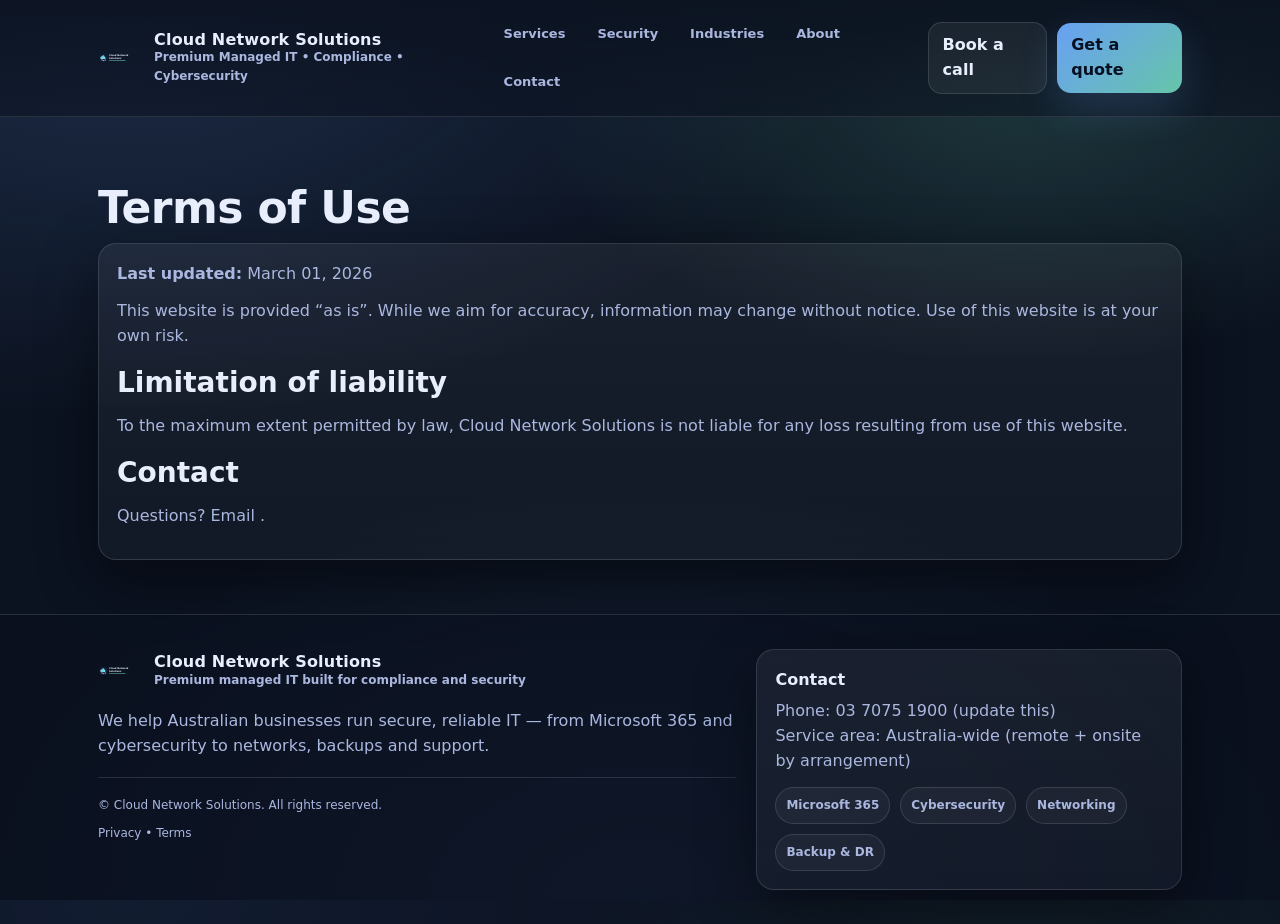
<file: terms.html>
<!doctype html>
<html lang="en">
<head>
  <meta charset="utf-8" />
  <meta name="viewport" content="width=device-width,initial-scale=1" />
  <title>Terms of Use | Cloud Network Solutions</title>
  <meta name="description" content="Website terms of use for Cloud Network Solutions." />
  <link rel="canonical" href="https://cloudnetworksolutions.com.au/terms.html" />
  <link rel="icon" href="assets/img/favicon.svg" type="image/svg+xml" />
  <link rel="stylesheet" href="assets/css/styles.css" />
  <meta property="og:title" content="Terms of Use | Cloud Network Solutions" />
  <meta property="og:description" content="Website terms of use for Cloud Network Solutions." />
  <meta property="og:type" content="website" />
  <meta property="og:url" content="https://cloudnetworksolutions.com.au/terms.html" />
  <meta property="og:image" content="https://cloudnetworksolutions.com.au/assets/img/og-cover.svg" />
  <meta name="twitter:card" content="summary_large_image" />
  <script type="application/ld+json">
  {
  "@context": "https://schema.org",
  "@type": "Organization",
  "name": "Cloud Network Solutions",
  "url": "https://cloudnetworksolutions.com.au/",
  "logo": "https://cloudnetworksolutions.com.au/assets/img/logo.svg",
  "sameAs": [],
  "contactPoint": [
    {
      "@type": "ContactPoint",
      "contactType": "sales",
      "email": "sales@cloudnetworksolutions.com.au",
      "areaServed": "AU",
      "availableLanguage": [
        "en"
      ]
    }
  ]
}
  </script>
  <!-- Basic CSP for static site (stronger CSP should be set via HTTP headers; see /_headers) -->
  <meta http-equiv="Content-Security-Policy" content="default-src 'self'; img-src 'self' data:; style-src 'self' 'unsafe-inline'; script-src 'self'; base-uri 'self'; form-action 'self' https://formspree.io https://formspree.io/f/*; frame-ancestors 'none'; upgrade-insecure-requests" />
</head>
<body>

<div class="site-header">
  <div class="wrap">
    <div class="header-inner">
      <a class="brand" href="index.html" aria-label="Cloud Network Solutions home">
        <img src="assets/img/logo.svg" alt="Cloud Network Solutions logo" />
        <div>
          <div class="name">Cloud Network Solutions</div>
          <div class="tag">Premium Managed IT • Compliance • Cybersecurity</div>
        </div>
      </a>

      <a class="btn menu-btn" href="javascript:void(0)" data-menu-btn aria-label="Open menu">Menu</a>

      <nav class="nav" data-nav aria-label="Primary">
        <a href="services.html">Services</a>
        <a href="security.html">Security</a>
        <a href="industries.html">Industries</a>
        <a href="about.html">About</a>
        <a href="contact.html">Contact</a>
      </nav>

      <div class="header-cta">
        <a class="btn" href="contact.html">Book a call</a>
        <a class="btn primary" href="contact.html#quote">Get a quote</a>
      </div>
    </div>
  </div>
</div>

<main>
  <section class="section">
    <div class="wrap">
      <h1>Terms of Use</h1>
      <div class="card panel">
        <p class="muted"><strong>Last updated:</strong> March 01, 2026</p>
        <p class="muted">This website is provided “as is”. While we aim for accuracy, information may change without notice. Use of this website is at your own risk.</p>
        <h2>Limitation of liability</h2>
        <p class="muted">To the maximum extent permitted by law, Cloud Network Solutions is not liable for any loss resulting from use of this website.</p>
        <h2>Contact</h2>
        <p class="muted">Questions? Email .</p>
      </div>
    </div>
  </section>
</main>

<footer class="site-footer">
  <div class="wrap">
    <div class="footer-grid">
      <div>
        <div class="brand">
          <img src="assets/img/logo.svg" alt="Cloud Network Solutions logo" />
          <div>
            <div class="name">Cloud Network Solutions</div>
            <div class="tag">Premium managed IT built for compliance and security</div>
          </div>
        </div>
        <p class="muted mt-16">We help Australian businesses run secure, reliable IT — from Microsoft 365 and cybersecurity to networks, backups and support.</p>
        <hr class="sep" />
        <div class="small">© <span id="y"></span> Cloud Network Solutions. All rights reserved.</div>
        <div class="small mt-10"><a href="privacy.html" class="muted">Privacy</a> • <a href="terms.html" class="muted">Terms</a></div>
      </div>

      <div class="card panel">
        <h3>Contact</h3>
        <p class="muted">
        Phone: <a href="tel:+61370751900">03 7075 1900</a> (update this)<br/>
        Service area: Australia-wide (remote + onsite by arrangement)</p>
        <div class="badges">
          <span class="badge">Microsoft 365</span>
          <span class="badge">Cybersecurity</span>
          <span class="badge">Networking</span>
          <span class="badge">Backup & DR</span>
        </div>
      </div>
    </div>
  </div>
  <script>
    document.getElementById('y').textContent = new Date().getFullYear();
  </script>
  <script src="assets/js/scripts.js"></script>
</footer>
</body>
</html>
</file>
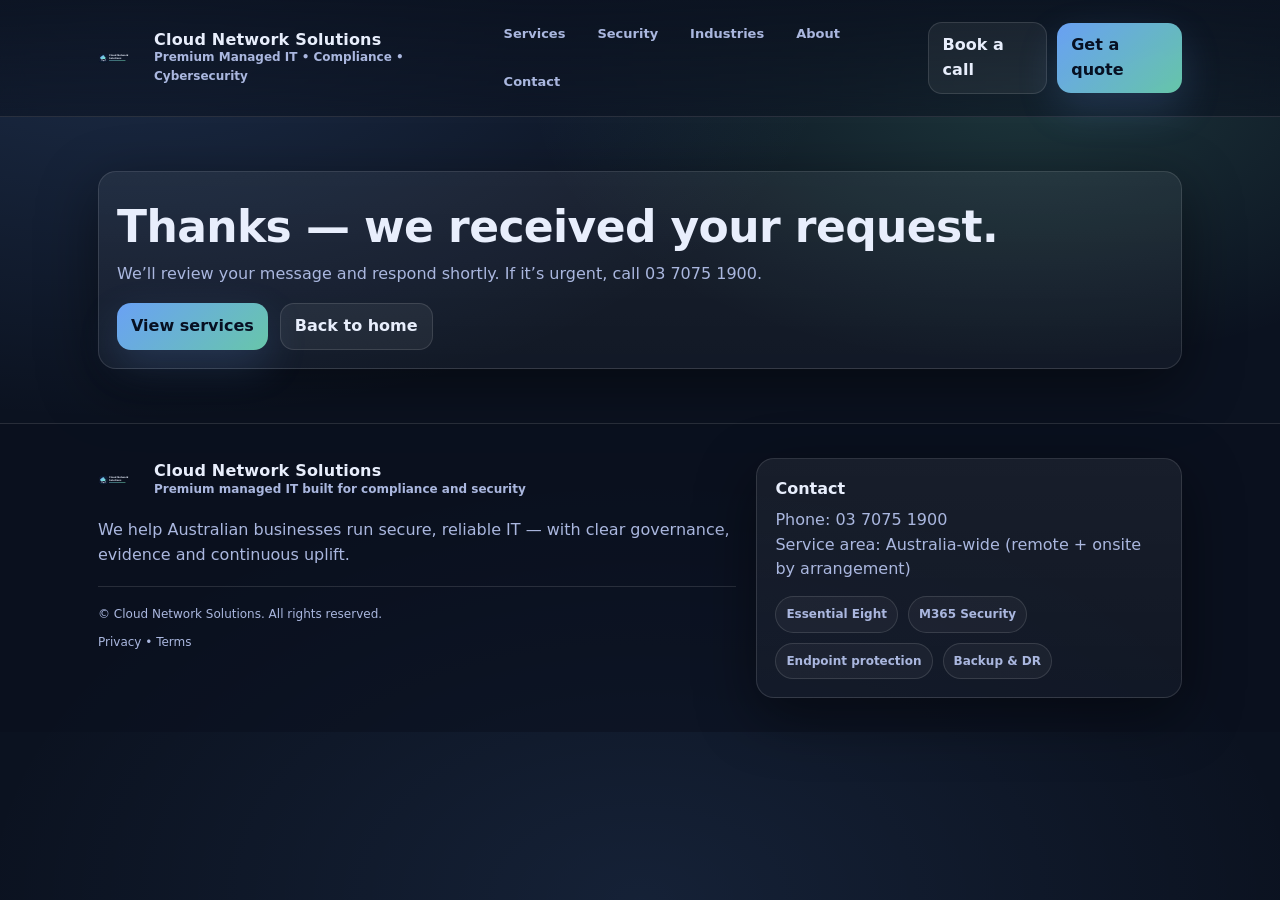
<file: thank-you.html>
<!doctype html>
<html lang="en">
<head>
  <meta charset="utf-8" />
  <meta name="viewport" content="width=device-width,initial-scale=1" />
  <title>Thanks | Cloud Network Solutions</title>
  <meta name="description" content="Thanks for your enquiry. We'll be in touch soon." />
  <link rel="icon" href="assets/img/favicon.svg" type="image/svg+xml" />
  <link rel="stylesheet" href="assets/css/styles.css" />
  <meta http-equiv="Content-Security-Policy" content="default-src 'self'; img-src 'self' data:; style-src 'self' 'unsafe-inline'; script-src 'self'; base-uri 'self'; form-action 'self'; frame-ancestors 'none'; upgrade-insecure-requests" />
</head>
<body>
<div class="site-header">
  <div class="wrap">
    <div class="header-inner">
      <a class="brand" href="index.html" aria-label="Cloud Network Solutions home">
        <img src="assets/img/logo.svg" alt="Cloud Network Solutions logo" />
        <div>
          <div class="name">Cloud Network Solutions</div>
          <div class="tag">Premium Managed IT • Compliance • Cybersecurity</div>
        </div>
      </a>
      <a class="btn menu-btn" href="javascript:void(0)" data-menu-btn aria-label="Open menu">Menu</a>
      <nav class="nav" data-nav aria-label="Primary">
        <a href="services.html">Services</a>
        <a href="security.html">Security</a>
        <a href="industries.html">Industries</a>
        <a href="about.html">About</a>
        <a href="contact.html">Contact</a>
      </nav>
      <div class="header-cta">
        <a class="btn" href="contact.html">Book a call</a>
        <a class="btn primary" href="contact.html#quote">Get a quote</a>
      </div>
    </div>
  </div>
</div>

<main>
  <section class="section">
    <div class="wrap">
      <div class="card panel">
        <h1>Thanks — we received your request.</h1>
        <p class="muted">We’ll review your message and respond shortly. If it’s urgent, call <a href="tel:+61370751900">03 7075 1900</a>.</p>
        <div class="hero-actions mt-16">
          <a class="btn primary" href="services.html">View services</a>
          <a class="btn" href="index.html">Back to home</a>
        </div>
      </div>
    </div>
  </section>
</main>

<footer class="site-footer">
  <div class="wrap">
    <div class="footer-grid">
      <div>
        <div class="brand">
          <img src="assets/img/logo.svg" alt="Cloud Network Solutions logo" />
          <div>
            <div class="name">Cloud Network Solutions</div>
            <div class="tag">Premium managed IT built for compliance and security</div>
          </div>
        </div>
        <p class="muted mt-16">We help Australian businesses run secure, reliable IT — with clear governance, evidence and continuous uplift.</p>
        <hr class="sep" />
        <div class="small">© <span id="y"></span> Cloud Network Solutions. All rights reserved.</div>
        <div class="small mt-10"><a href="privacy.html" class="muted">Privacy</a> • <a href="terms.html" class="muted">Terms</a></div>
      </div>

      <div class="card panel">
        <h3>Contact</h3>
        <p class="muted">
        Phone: <a href="tel:+61370751900">03 7075 1900</a><br/>
        Service area: Australia-wide (remote + onsite by arrangement)</p>
        <div class="badges">
          <span class="badge">Essential Eight</span>
          <span class="badge">M365 Security</span>
          <span class="badge">Endpoint protection</span>
          <span class="badge">Backup & DR</span>
        </div>
      </div>
    </div>
  </div>
  <script>
    document.getElementById('y').textContent = new Date().getFullYear();
  </script>
  <script src="assets/js/scripts.js"></script>
</footer>
</body>
</html>
</file>
<file: assets/css/styles.css>
:root{
  --bg:#0b1220;
  --panel:#0f1a33;
  --panel2:#0c162e;
  --text:#e8eefc;
  --muted:#aab7df;
  --brand:#6ea8ff;
  --brand2:#7cf0c9;
  --border:rgba(255,255,255,.12);
  --shadow: 0 18px 60px rgba(0,0,0,.45);
  --radius:18px;
  --max:1120px;
}
*{box-sizing:border-box}
html,body{height:100%}
body{
  margin:0;
  font-family: ui-sans-serif, system-ui, -apple-system, Segoe UI, Roboto, Arial, "Noto Sans";
  background:
    radial-gradient(1200px 700px at 10% 0%, rgba(110,168,255,.18), transparent 60%),
    radial-gradient(900px 500px at 80% 10%, rgba(124,240,201,.16), transparent 55%),
    radial-gradient(1100px 700px at 50% 100%, rgba(110,168,255,.10), transparent 60%),
    var(--bg);
  color:var(--text);
  line-height:1.55;
}
a{color:inherit;text-decoration:none}
img{max-width:100%;height:auto}
.wrap{max-width:var(--max); margin:0 auto; padding:0 18px}
/* Header */
.site-header{
  position:sticky; top:0; z-index:20;
  backdrop-filter: blur(12px);
  background: linear-gradient(to bottom, rgba(11,18,32,.88), rgba(11,18,32,.55));
  border-bottom:1px solid var(--border);
}
.header-inner{
  display:flex; align-items:center; justify-content:space-between; gap:16px;
  padding:14px 0;
}
.brand{
  display:flex; align-items:center; gap:12px;
  min-width: 220px;
}
.brand img{width:44px;height:44px}
.brand .name{
  font-weight:900; letter-spacing:.2px; line-height:1.1;
}
.brand .tag{color:var(--muted); font-weight:700; font-size:12px}
.nav{
  display:flex; align-items:center; gap:8px; flex-wrap:wrap;
}
.nav a{
  color:var(--muted);
  font-weight:800;
  font-size:13px;
  padding:10px 12px;
  border-radius:12px;
}
.nav a:hover{color:var(--text); background:rgba(255,255,255,.06)}
.nav a.active{color:var(--text); background:rgba(255,255,255,.08); border:1px solid var(--border)}
.header-cta{display:flex; gap:10px; align-items:center}
.btn{
  display:inline-flex; align-items:center; justify-content:center; gap:10px;
  border:1px solid var(--border);
  padding:10px 14px;
  border-radius:14px;
  font-weight:900;
  background: rgba(255,255,255,.06);
}
.btn:hover{background: rgba(255,255,255,.10)}
.btn.primary{
  border:none;
  color:#071022;
  background: linear-gradient(135deg, rgba(110,168,255,.95), rgba(124,240,201,.80));
  box-shadow: 0 16px 40px rgba(110,168,255,.18);
}
.btn.primary:hover{filter:brightness(1.05)}
/* Mobile nav */
.menu-btn{display:none}
@media (max-width: 920px){
  .brand{min-width:auto}
  .header-cta{display:none}
  .menu-btn{display:inline-flex}
  .nav{display:none; width:100%; padding:10px 0 14px}
  .nav.open{display:flex}
  .header-inner{flex-wrap:wrap}
}
/* Sections */
.section{padding:54px 0}
.hero{padding:56px 0 34px}
.hero-grid{
  display:grid; grid-template-columns: 1.15fr .85fr; gap:26px; align-items:center;
}
@media (max-width: 920px){
  .hero-grid{grid-template-columns:1fr}
}
.kicker{
  display:inline-flex; gap:10px; align-items:center;
  color:var(--muted);
  padding:8px 12px;
  border:1px solid var(--border);
  border-radius:999px;
  background: rgba(255,255,255,.04);
  font-weight:900; font-size:13px;
}
.dot{width:9px;height:9px;border-radius:50%; background: var(--brand2)}
h1{font-size:44px; line-height:1.05; margin:14px 0 12px; letter-spacing:-.6px}
@media (max-width: 520px){ h1{font-size:36px} }
.lede{color:var(--muted); font-size:16px; max-width: 62ch}
.hero-actions{display:flex; gap:12px; flex-wrap:wrap; margin-top:18px}
.card{
  background: linear-gradient(180deg, rgba(255,255,255,.06), rgba(255,255,255,.03));
  border:1px solid var(--border);
  border-radius: var(--radius);
  box-shadow: var(--shadow);
}
.panel{padding:18px}
.grid-3{display:grid; grid-template-columns: repeat(3, 1fr); gap:14px}
.grid-2{display:grid; grid-template-columns: repeat(2, 1fr); gap:14px}
@media (max-width: 920px){
  .grid-3,.grid-2{grid-template-columns:1fr}
}
.badges{display:flex; gap:10px; flex-wrap:wrap; margin-top:14px}
.badge{
  border:1px solid var(--border);
  color:var(--muted);
  padding:8px 10px;
  border-radius:999px;
  font-weight:900;
  font-size:12px;
  background: rgba(255,255,255,.04);
}
h2{font-size:28px; margin:0 0 10px}
h3{font-size:16px; margin:0 0 6px}
p{margin:0 0 12px}
.muted{color:var(--muted)}
.icon{
  width:44px;height:44px;border-radius:14px;
  background: rgba(110,168,255,.10);
  border:1px solid rgba(110,168,255,.25);
  display:flex; align-items:center; justify-content:center;
}
.icon svg{width:22px;height:22px; fill: none; stroke: var(--brand2); stroke-width:2.2; stroke-linecap:round; stroke-linejoin:round}
.split{
  display:grid; grid-template-columns: 1fr 1fr; gap:18px; align-items:start
}
@media (max-width: 920px){ .split{grid-template-columns:1fr} }
.callout{
  padding:18px;
  background: linear-gradient(135deg, rgba(110,168,255,.12), rgba(124,240,201,.08));
  border:1px solid rgba(255,255,255,.14);
  border-radius: var(--radius);
}
/* Footer */
.site-footer{
  border-top:1px solid var(--border);
  background: rgba(10,16,30,.55);
  padding:34px 0;
}
.footer-grid{
  display:grid; grid-template-columns: 1.2fr .8fr; gap:20px;
}
@media (max-width: 920px){ .footer-grid{grid-template-columns:1fr} }
.small{font-size:12px; color:var(--muted)}
hr.sep{border:0;border-top:1px solid var(--border); margin:18px 0}
/* Forms */
form{display:grid; gap:10px}
input, textarea, select{
  width:100%;
  background: rgba(255,255,255,.05);
  border:1px solid var(--border);
  color:var(--text);
  padding:12px 12px;
  border-radius:14px;
  outline:none;
  font-weight:700;
}
textarea{min-height:120px; resize:vertical}
input:focus, textarea:focus, select:focus{border-color: rgba(124,240,201,.55)}
.form-row{display:grid; grid-template-columns: 1fr 1fr; gap:10px}
@media (max-width: 920px){ .form-row{grid-template-columns:1fr} }
.notice{
  padding:12px 14px;
  border-radius:14px;
  border:1px solid var(--border);
  background: rgba(255,255,255,.04);
  color:var(--muted);
  font-weight:800;
  font-size:12px;
}
/* Utilities */
.mt-10{margin-top:10px}
.mt-16{margin-top:16px}
</file>
